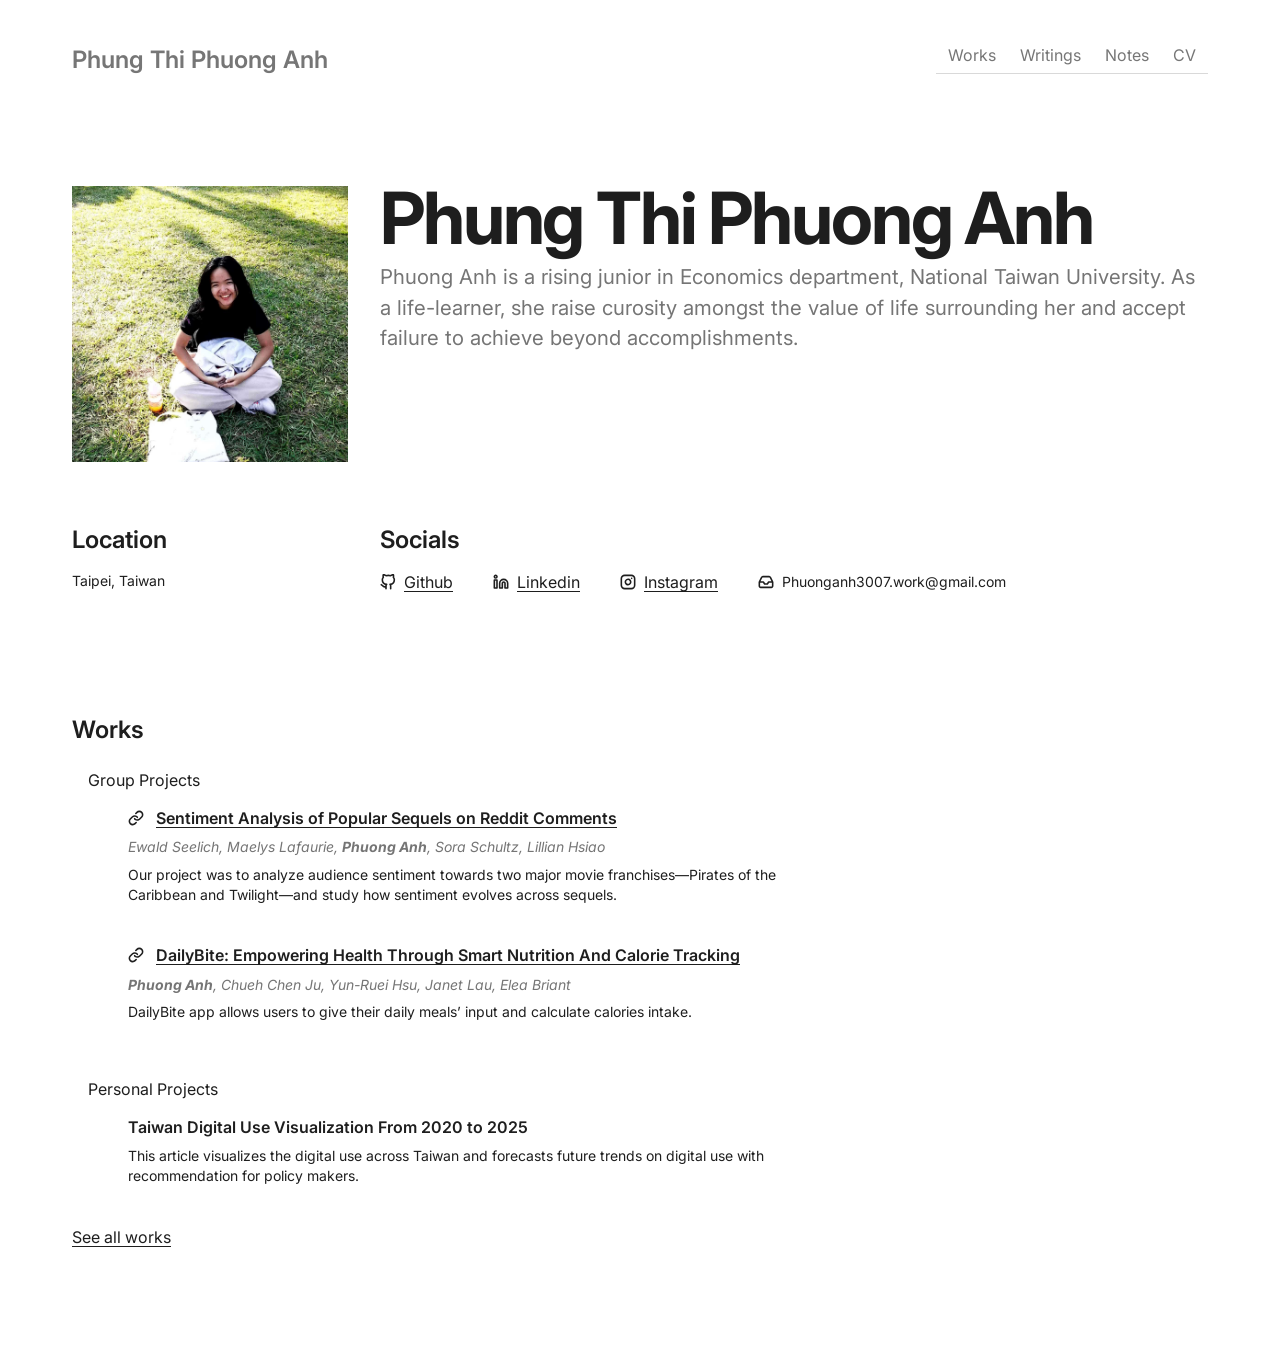
<file: index.html>
<!doctype html>
<html lang="en">
<head>
<meta charset="utf-8">
<meta name="viewport" content="width=device-width, initial-scale=1">
<title>Phung Thi Phuong Anh</title>
<link rel="preconnect" href="https://fonts.googleapis.com">
<link rel="preconnect" href="https://fonts.gstatic.com" crossorigin>
<link href="https://fonts.googleapis.com/css2?family=Inter:ital,wght@0,400;0,600;0,700;1,400;1,700&display=swap" rel="stylesheet">
<link rel="stylesheet" href="css/styles.css">
</head>
<body>
<div class="page">
<header class="site-header">
  <p class="brand"><a href="index.html">Phung Thi Phuong Anh</a></p>
  <nav class="tabs" aria-label="Main">
    <a href="works.html">Works</a>
    <a href="writings.html">Writings</a>
    <a href="notes.html">Notes</a>
    <a href="cv.html">CV</a>
  </nav>
</header>

<main>
  <section class="hero">
    <img class="avatar" src="assets/avatar.png" width="276" height="276" alt="Portrait of Phung Thi Phuong Anh">
    <div>
      <h1 class="hero-title">Phung Thi Phuong Anh</h1>
      <p class="hero-subtitle">Phuong Anh is a rising junior in Economics department, National Taiwan University. As a life-learner, she raise curosity amongst the value of life surrounding her and accept failure to achieve beyond accomplishments. </p><!-- TODO: placeholder text in Figma -->
    </div>
  </section>

  <section class="info">
    <div>
      <h2 class="h-section">Location</h2>
      <address>Taipei, Taiwan</address>
    </div>
    <div>
      <h2 class="h-section">Socials</h2>
      <ul class="socials">
        <li><a href="https://github.com/phuonganhphung3007"><img class="icon" src="assets/icons/github.svg" width="16" height="16" alt="">Github</a></li><!-- TODO: add profile URLs -->
        <li><a href="https://www.linkedin.com/in/phuong-anh-phung-thi-7a8223221"><img class="icon" src="assets/icons/linkedin.svg" width="16" height="16" alt="">Linkedin</a></li>
        <li><a href="https://www.instagram.com/_phanhphung._"><img class="icon" src="assets/icons/instagram.svg" width="16" height="16" alt="">Instagram</a></li>
        <li><a class="email" href="mailto:Phuonganh3007.work@gmail.com"><img class="icon" src="assets/icons/inbox.svg" width="16" height="16" alt="">Phuonganh3007.work@gmail.com</a></li>
      </ul>
    </div>
  </section>

  <section class="section" aria-labelledby="works-h">
    <h2 class="h-section" id="works-h">Works</h2>

    <div class="group">
      <h3 class="group-label">Group Projects</h3>
      <ul class="items">
        <li class="item">
          <h4 class="item-title"><img class="icon" src="assets/icons/link.svg" width="16" height="16" alt=""><a href="https://drive.google.com/file/d/1pKqt53e-54jijA6J30_0YHhTyQ_l3Qwi/view">Sentiment Analysis of Popular Sequels on Reddit Comments</a></h4>
          <p class="meta">Ewald Seelich, Maelys Lafaurie, <strong>Phuong Anh</strong>, Sora Schultz, Lillian Hsiao</p>
          <p class="desc">Our project was to analyze audience sentiment towards two major movie franchises—Pirates of the Caribbean and Twilight—and study how sentiment evolves across sequels.</p>
        </li>
        <li class="item">
          <h4 class="item-title"><img class="icon" src="assets/icons/link.svg" width="16" height="16" alt=""><a href="https://drive.google.com/file/d/123oiWM7GVPtkscSUZMGj8t_uKLEQ2gnt/view?usp=sharing">DailyBite: Empowering Health Through Smart Nutrition And Calorie Tracking</a></h4>
          <p class="meta"><strong>Phuong Anh</strong>, Chueh Chen Ju, Yun-Ruei Hsu, Janet Lau, Elea Briant</p>
          <p class="desc">DailyBite app allows users to give their daily meals’ input and calculate calories intake.</p>
        </li>
      </ul>
    </div>

    <div class="group">
      <h3 class="group-label">Personal Projects</h3>
      <ul class="items">
        <li class="item">
          <h4 class="item-title">Taiwan Digital Use Visualization From 2020 to 2025</h4>
          <p class="desc">This article visualizes the digital use across Taiwan and forecasts future trends on digital use with recommendation for policy makers.</p>
        </li>
      </ul>
    </div>

    <a class="see-all" href="works.html">See all works</a>
  </section>
</main>
</div>
</body>
</html>
</file>
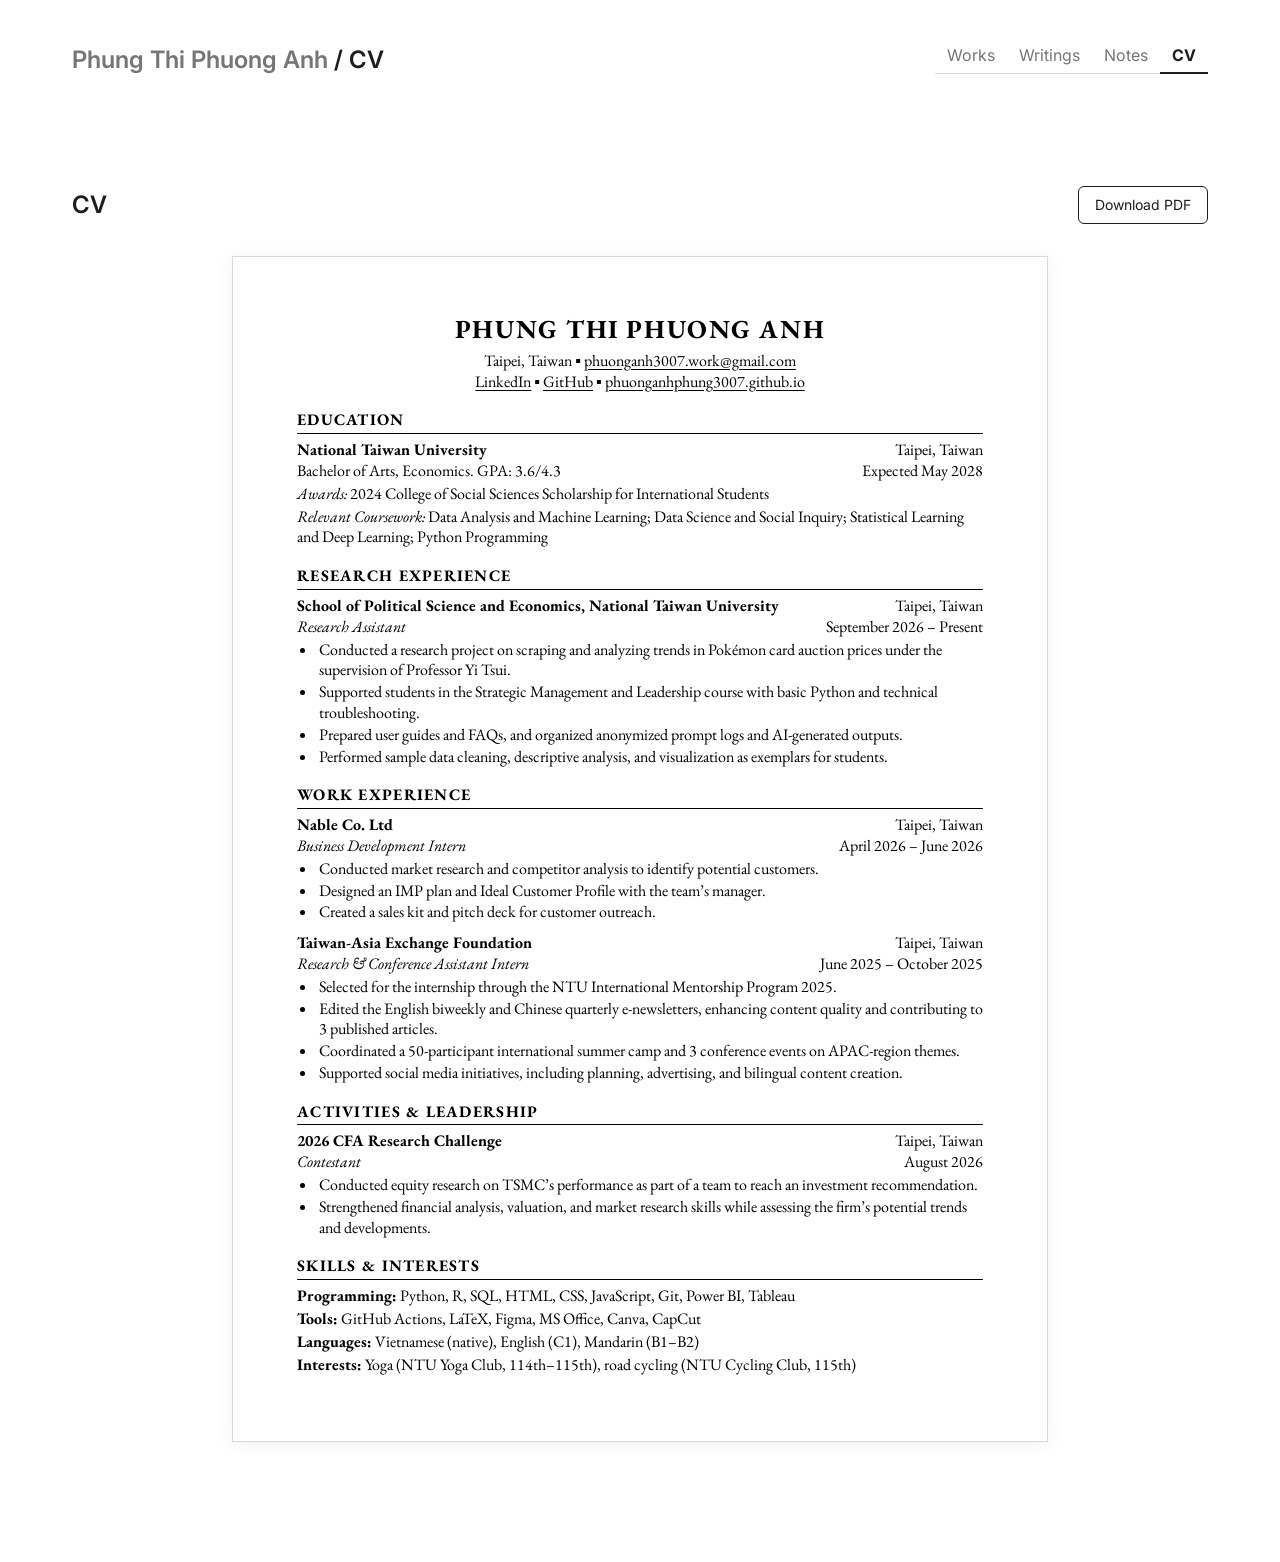
<file: cv.html>
<!doctype html>
<html lang="en">
<head>
<meta charset="utf-8">
<meta name="viewport" content="width=device-width, initial-scale=1">
<title>CV — Phung Thi Phuong Anh</title>
<link rel="preconnect" href="https://fonts.googleapis.com">
<link rel="preconnect" href="https://fonts.gstatic.com" crossorigin>
<link href="https://fonts.googleapis.com/css2?family=EB+Garamond:ital,wght@0,400;0,600;0,700;1,400&family=Inter:ital,wght@0,400;0,600;0,700;1,400;1,700&display=swap" rel="stylesheet">
<link rel="stylesheet" href="css/styles.css">
<style>

/* ==========================================================================
   CV — Harvard format (serif, centered header, ruled small-caps sections,
   org/location and role/dates split left–right, bullet points)
   ========================================================================== */
.cv-toolbar { display: flex; align-items: center; justify-content: space-between; gap: 16px; }
.cv-toolbar .page-heading { margin: 0; }
.cv-print {
  font: inherit; font-size: var(--fs-small);
  padding: 8px 16px; border: 1px solid var(--color-text); border-radius: 6px;
  background: var(--color-bg); color: var(--color-text); cursor: pointer;
}
.cv-print:hover { background: var(--color-text); color: var(--color-bg); }

.cv {
  --cv-font: "EB Garamond", "Garamond", "Times New Roman", Times, serif;
  max-width: 816px;                 /* US Letter width at 96dpi */
  margin: 32px auto 0;
  padding: 56px 64px;
  border: 1px solid var(--color-border);
  box-shadow: 0 2px 16px rgba(0,0,0,.06);
  font-family: var(--cv-font);
  font-size: 16px;
  line-height: 1.3;
  color: #000;
}
.cv a { color: inherit; }
.cv p { margin: 0; }
.cv-head { text-align: center; margin-bottom: 12px; }
.cv-name { margin: 0 0 4px; font-size: 26px; font-weight: 700; letter-spacing: .06em; text-transform: uppercase; }
.cv-section {
  margin: 18px 0 6px; padding-bottom: 2px;
  border-bottom: 1px solid #000;
  font-size: 16px; font-weight: 700; letter-spacing: .08em; text-transform: uppercase;
}
.cv-entry { margin-bottom: 10px; break-inside: avoid; }
.cv-row { display: flex; flex-wrap: wrap; justify-content: space-between; align-items: baseline; column-gap: 16px; }
.cv-row > :first-child { flex: 1 1 auto; min-width: 0; }
.cv-row > span:last-child { flex: none; margin-left: auto; text-align: right; white-space: nowrap; }
.cv-entry > p { margin-top: 2px; }
.cv ul { margin: 2px 0 0; padding-left: 20px; }
.cv li { margin: 1px 0; padding-left: 2px; }
.cv-skills p + p { margin-top: 2px; }

@media (max-width: 760px) {
  .cv { padding: 28px 18px; margin-top: 20px; font-size: 15px; box-shadow: none; }
  .cv-name { font-size: 22px; }
  .cv-row { column-gap: 10px; }
  .cv-row > :first-child { flex-basis: 55%; }
  .cv-row > span:last-child { font-size: 14px; }
}

@media print {
  @page { size: letter; margin: 0.5in 0.6in; }
  body { background: #fff; }
  .page { max-width: none; padding: 0; }
  .site-header, .cv-toolbar { display: none; }
  .page-top { margin-top: 0; }
  .cv { max-width: none; margin: 0; padding: 0; border: 0; box-shadow: none; font-size: 10.5pt; line-height: 1.22; }
  .cv-section { margin: 10px 0 4px; }
  .cv-entry { margin-bottom: 6px; }
  .cv a { text-decoration: none; }
  .cv-name { font-size: 18pt; }
  .cv-section { font-size: 10.5pt; }
}
</style>
</head>
<body>
<div class="page">
<header class="site-header">
  <p class="brand"><a href="index.html">Phung Thi Phuong Anh</a> <span class="crumb">/ <a href="cv.html">CV</a></span></p>
  <nav class="tabs" aria-label="Main">
    <a href="works.html">Works</a>
    <a href="writings.html">Writings</a>
    <a href="notes.html">Notes</a>
    <a href="cv.html" aria-current="page">CV</a>
  </nav>
</header>

<main class="page-top">
  <div class="cv-toolbar">
    <h1 class="h-section page-heading">CV</h1>
    <button class="cv-print" type="button" onclick="window.print()">Download PDF</button>
  </div>

  <article class="cv" aria-label="Curriculum vitae">
    <header class="cv-head">
      <h2 class="cv-name">Phung Thi Phuong Anh</h2>
      <p>Taipei, Taiwan &#9642; <a href="mailto:phuonganh3007.work@gmail.com">phuonganh3007.work@gmail.com</a></p>
      <p><a href="https://www.linkedin.com/in/phuong-anh-phung-thi-7a8223221">LinkedIn</a> &#9642; <a href="https://github.com/phuonganhphung3007">GitHub</a> &#9642; <a href="http://phuonganhphung3007.github.io">phuonganhphung3007.github.io</a></p>
    </header>

    <section>
      <h3 class="cv-section">Education</h3>
      <div class="cv-entry">
        <div class="cv-row"><strong>National Taiwan University</strong><span>Taipei, Taiwan</span></div>
        <div class="cv-row"><span>Bachelor of Arts, Economics. GPA: 3.6/4.3</span><span>Expected May 2028</span></div>
        <p><em>Awards:</em> 2024 College of Social Sciences Scholarship for International Students</p>
        <p><em>Relevant Coursework:</em> Data Analysis and Machine Learning; Data Science and Social Inquiry; Statistical Learning and Deep Learning; Python Programming</p>
      </div>
    </section>

    <section>
      <h3 class="cv-section">Research Experience</h3>
      <div class="cv-entry">
        <div class="cv-row"><strong>School of Political Science and Economics, National Taiwan University</strong><span>Taipei, Taiwan</span></div>
        <div class="cv-row"><em>Research Assistant</em><span>September 2026 – Present</span></div>
        <ul>
          <li>Conducted a research project on scraping and analyzing trends in Pokémon card auction prices under the supervision of Professor Yi Tsui.</li>
          <li>Supported students in the Strategic Management and Leadership course with basic Python and technical troubleshooting.</li>
          <li>Prepared user guides and FAQs, and organized anonymized prompt logs and AI-generated outputs.</li>
          <li>Performed sample data cleaning, descriptive analysis, and visualization as exemplars for students.</li>
        </ul>
      </div>
    </section>

    <section>
      <h3 class="cv-section">Work Experience</h3>
      <div class="cv-entry">
        <div class="cv-row"><strong>Nable Co. Ltd</strong><span>Taipei, Taiwan</span></div>
        <div class="cv-row"><em>Business Development Intern</em><span>April 2026 – June 2026</span></div>
        <ul>
          <li>Conducted market research and competitor analysis to identify potential customers.</li>
          <li>Designed an IMP plan and Ideal Customer Profile with the team’s manager.</li>
          <li>Created a sales kit and pitch deck for customer outreach.</li>
        </ul>
      </div>
      <div class="cv-entry">
        <div class="cv-row"><strong>Taiwan-Asia Exchange Foundation</strong><span>Taipei, Taiwan</span></div>
        <div class="cv-row"><em>Research &amp; Conference Assistant Intern</em><span>June 2025 – October 2025</span></div>
        <ul>
          <li>Selected for the internship through the NTU International Mentorship Program 2025.</li>
          <li>Edited the English biweekly and Chinese quarterly e-newsletters, enhancing content quality and contributing to 3 published articles.</li>
          <li>Coordinated a 50-participant international summer camp and 3 conference events on APAC-region themes.</li>
          <li>Supported social media initiatives, including planning, advertising, and bilingual content creation.</li>
        </ul>
      </div>
    </section>

    <section>
      <h3 class="cv-section">Activities &amp; Leadership</h3>
      <div class="cv-entry">
        <div class="cv-row"><strong>2026 CFA Research Challenge</strong><span>Taipei, Taiwan</span></div>
        <div class="cv-row"><em>Contestant</em><span>August 2026</span></div>
        <ul>
          <li>Conducted equity research on TSMC’s performance as part of a team to reach an investment recommendation.</li>
          <li>Strengthened financial analysis, valuation, and market research skills while assessing the firm’s potential trends and developments.</li>
        </ul>
      </div>
    </section>

    <section>
      <h3 class="cv-section">Skills &amp; Interests</h3>
      <div class="cv-entry cv-skills">
        <p><strong>Programming:</strong> Python, R, SQL, HTML, CSS, JavaScript, Git, Power BI, Tableau</p>
        <p><strong>Tools:</strong> GitHub Actions, LaTeX, Figma, MS Office, Canva, CapCut</p>
        <p><strong>Languages:</strong> Vietnamese (native), English (C1), Mandarin (B1–B2)</p>
        <p><strong>Interests:</strong> Yoga (NTU Yoga Club, 114th–115th), road cycling (NTU Cycling Club, 115th)</p>
      </div>
    </section>
  </article>
</main>
</div>
</body>
</html>
</file>
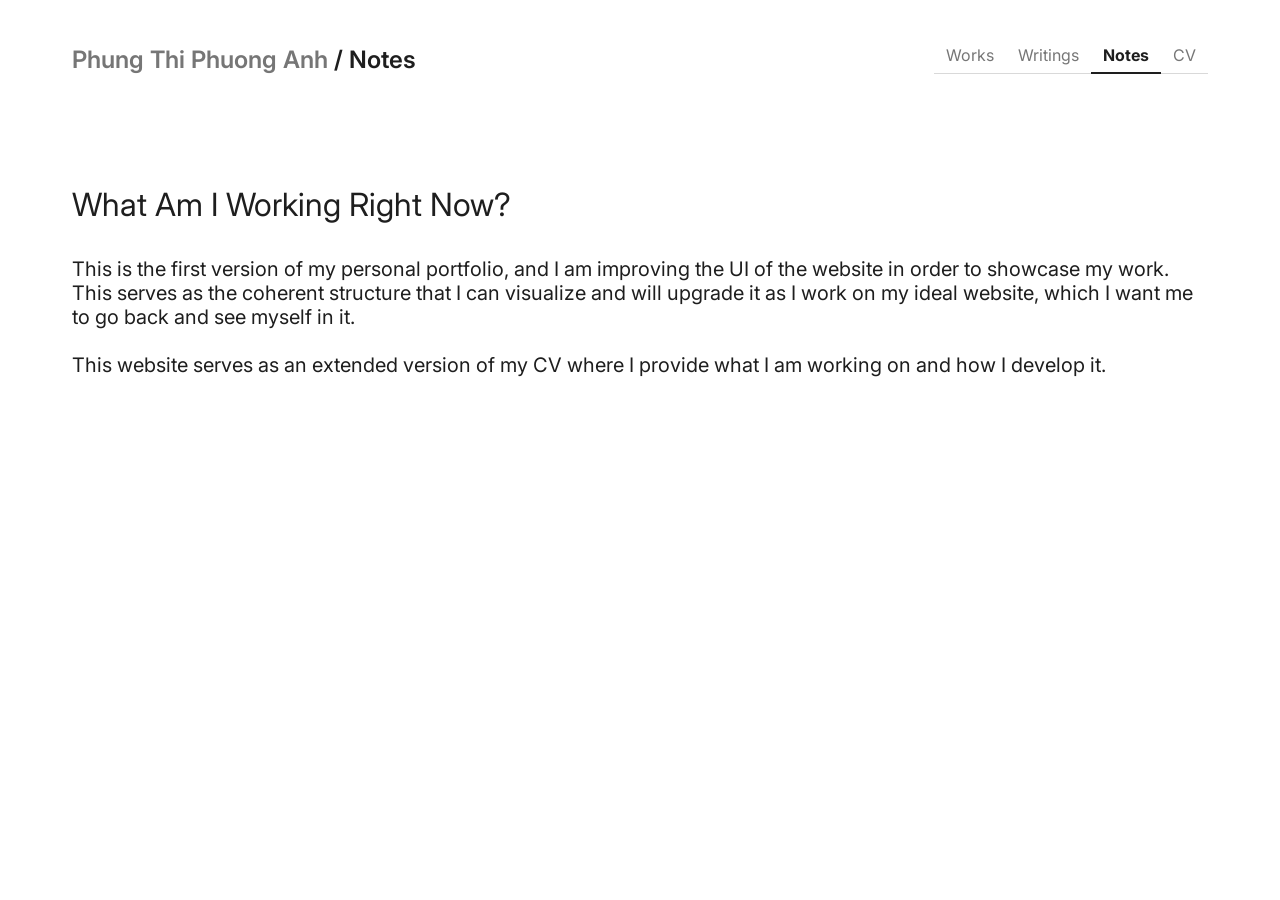
<file: notes.html>
<!doctype html>
<html lang="en">
<head>
<meta charset="utf-8">
<meta name="viewport" content="width=device-width, initial-scale=1">
<title>Notes — Phung Thi Phuong Anh</title>
<link rel="preconnect" href="https://fonts.googleapis.com">
<link rel="preconnect" href="https://fonts.gstatic.com" crossorigin>
<link href="https://fonts.googleapis.com/css2?family=Inter:ital,wght@0,400;0,600;0,700;1,400;1,700&display=swap" rel="stylesheet">
<link rel="stylesheet" href="css/styles.css">
</head>
<body>
<div class="page">
<header class="site-header">
  <p class="brand"><a href="index.html">Phung Thi Phuong Anh</a> <span class="crumb">/ <a href="notes.html">Notes</a></span></p>
  <nav class="tabs" aria-label="Main">
    <a href="works.html">Works</a>
    <a href="writings.html">Writings</a>
    <a href="notes.html" aria-current="page">Notes</a>
    <a href="cv.html">CV</a>
  </nav>
</header>

<main class="page-top notes">
  <h1>What Am I Working Right Now?</h1>
  <p>This is the first version of my personal portfolio, and I am improving the UI of the website in order to showcase my work. This serves as the coherent structure that I can visualize and will upgrade it as I work on my ideal website, which I want me to go back and see myself in it.</p>
  <p>This website serves as an extended version of my CV where I provide what I am working on and how I develop it.</p>
</main>
</div>
</body>
</html>
</file>
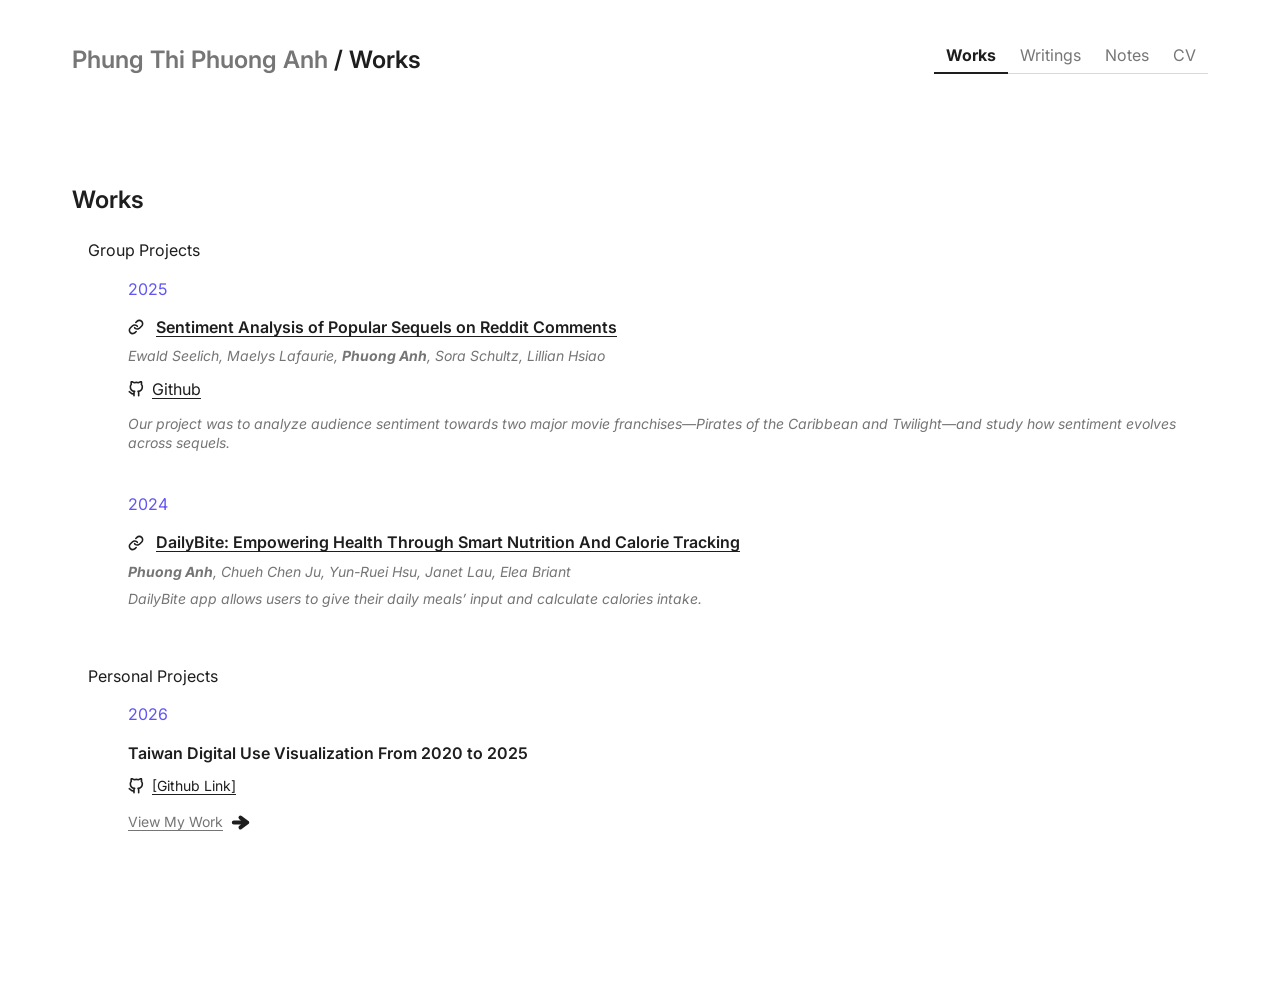
<file: works.html>
<!doctype html>
<html lang="en">
<head>
<meta charset="utf-8">
<meta name="viewport" content="width=device-width, initial-scale=1">
<title>Works — Phung Thi Phuong Anh</title>
<link rel="preconnect" href="https://fonts.googleapis.com">
<link rel="preconnect" href="https://fonts.gstatic.com" crossorigin>
<link href="https://fonts.googleapis.com/css2?family=Inter:ital,wght@0,400;0,600;0,700;1,400;1,700&display=swap" rel="stylesheet">
<link rel="stylesheet" href="css/styles.css">
</head>
<body>
<div class="page">
<header class="site-header">
  <p class="brand"><a href="index.html">Phung Thi Phuong Anh</a> <span class="crumb">/ <a href="works.html">Works</a></span></p>
  <nav class="tabs" aria-label="Main">
    <a href="works.html" aria-current="page">Works</a>
    <a href="writings.html">Writings</a>
    <a href="notes.html">Notes</a>
    <a href="cv.html">CV</a>
  </nav>
</header>

<main class="page-top">
  <h1 class="h-section page-heading">Works</h1>

  <section class="group">
    <h2 class="group-label">Group Projects</h2>
    <ul class="items">
      <li class="item">
        <p class="year">2025</p>
        <h3 class="item-title"><img class="icon" src="assets/icons/link.svg" width="16" height="16" alt=""><a href="https://drive.google.com/file/d/1pKqt53e-54jijA6J30_0YHhTyQ_l3Qwi/view">Sentiment Analysis of Popular Sequels on Reddit Comments</a></h3>
        <p class="meta">Ewald Seelich, Maelys Lafaurie, <strong>Phuong Anh</strong>, Sora Schultz, Lillian Hsiao</p>
        <ul class="item-links"><li><a class="code-link" href="https://github.com/Eseelich/MovieSentimentAnalysis"><img class="icon" src="assets/icons/github.svg" width="16" height="16" alt="">Github</a></li></ul>
        <p class="meta">Our project was to analyze audience sentiment towards two major movie franchises—Pirates of the Caribbean and Twilight—and study how sentiment evolves across sequels.</p><!-- NOTE: Figma shows the Taiwan description under this project -->
      </li>
      <li class="item">
        <p class="year">2024</p>
        <h3 class="item-title"><img class="icon" src="assets/icons/link.svg" width="16" height="16" alt=""><a href="https://drive.google.com/file/d/123oiWM7GVPtkscSUZMGj8t_uKLEQ2gnt/view?usp=sharing">DailyBite: Empowering Health Through Smart Nutrition And Calorie Tracking</a></h3>
        <p class="meta"><strong>Phuong Anh</strong>, Chueh Chen Ju, Yun-Ruei Hsu, Janet Lau, Elea Briant</p>
        <p class="meta">DailyBite app allows users to give their daily meals’ input and calculate calories intake.</p>
      </li>
    </ul>
  </section>

  <section class="group">
    <h2 class="group-label">Personal Projects</h2>
    <ul class="items">
      <li class="item">
        <p class="year">2026</p>
        <h3 class="item-title">Taiwan Digital Use Visualization From 2020 to 2025</h3>
        <ul class="item-links"><li><a href="#"><img class="icon" src="assets/icons/github.svg" width="16" height="16" alt="">[Github Link]</a></li></ul>
        <a class="cta" href="writings/taiwan-digital-use.html">View My Work <img class="icon" src="assets/icons/arrow-right.svg" width="23" height="17" alt=""></a>
      </li>
    </ul>
  </section>
</main>
</div>
</body>
</html>
</file>
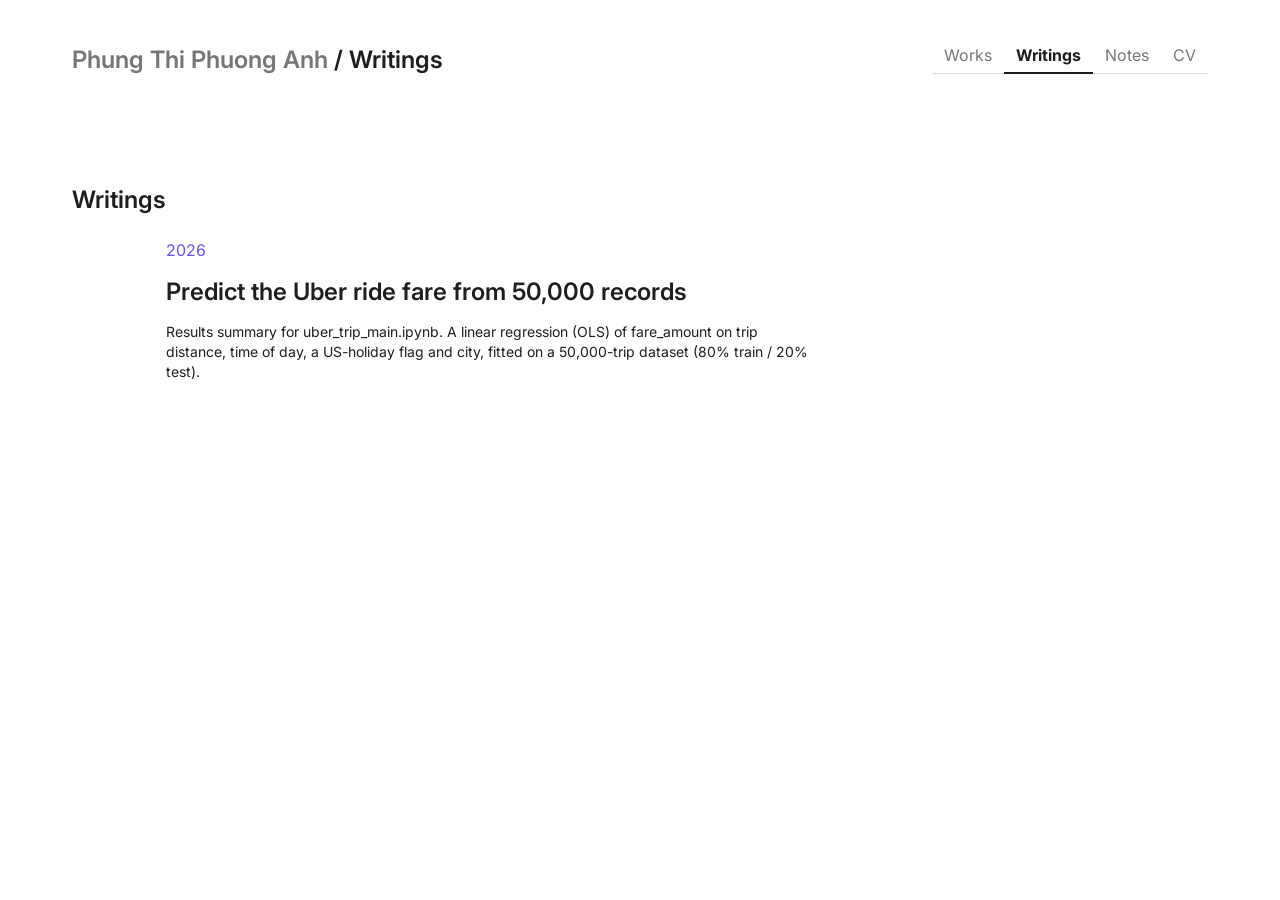
<file: writings.html>
<!doctype html>
<html lang="en">
<head>
<meta charset="utf-8">
<meta name="viewport" content="width=device-width, initial-scale=1">
<title>Writings — Phung Thi Phuong Anh</title>
<link rel="preconnect" href="https://fonts.googleapis.com">
<link rel="preconnect" href="https://fonts.gstatic.com" crossorigin>
<link href="https://fonts.googleapis.com/css2?family=Inter:ital,wght@0,400;0,600;0,700;1,400;1,700&display=swap" rel="stylesheet">
<link rel="stylesheet" href="css/styles.css">
</head>
<body>
<div class="page">
<header class="site-header">
  <p class="brand"><a href="index.html">Phung Thi Phuong Anh</a> <span class="crumb">/ <a href="writings.html">Writings</a></span></p>
  <nav class="tabs" aria-label="Main">
    <a href="works.html">Works</a>
    <a href="writings.html" aria-current="page">Writings</a>
    <a href="notes.html">Notes</a>
    <a href="cv.html">CV</a>
  </nav>
</header>

<main class="page-top">
  <h1 class="h-section page-heading">Writings</h1>
  <ul class="writing-list">
    <li><p class="year">2026</p></li>
    <li class="writing">
      <h3><a href="writings/uber-ride.html">Predict the Uber ride fare from 50,000 records</a></h3>
      <p>Results summary for uber_trip_main.ipynb. A linear regression (OLS) of fare_amount on trip distance, time of day, a US-holiday flag and city, fitted on a 50,000-trip dataset (80% train / 20% test).</p>
    </li>
<!--
    <li class="writing">
      <h3><a href="writings/fahrenheit-451.html">“Fahrenheit 451” by Ray Bradbury: A Dystopian Theme Whose Message Was Obvious</a></h3>
      <p>“Fahrenheit 451” is introduced as a dystopian novel written by Bradbury during the Second Red Scare and the McCarthy era, inspired by the book burnings in Nazi Germany</p>
    </li>
    <li class="writing">
      <h3><a href="writings/the-burnout-society.html">“The Burnout Society” by Byung-Chul Han: An Insightful Depiction of Reality in the 21st Century</a></h3>
      <p>“The Burnout Society” written by a Korean-German philosopher Byung-Chul Han is a short philosophical work which centers on the struggling of the young generation in the 21st century</p>
    </li>
    <li class="writing">
      <h3><a href="writings/taiwan-digital-use.html">Findings on Taiwan Digital Use From 2020 to 2025</a></h3>
      <p>From Taiwan’s Survey of national digital use, this is my personal finding and further recommendation for further cybersecurity awareness in the future.</p>
    </li>
-->
  </ul>
</main>
</div>
</body>
</html>
</file>
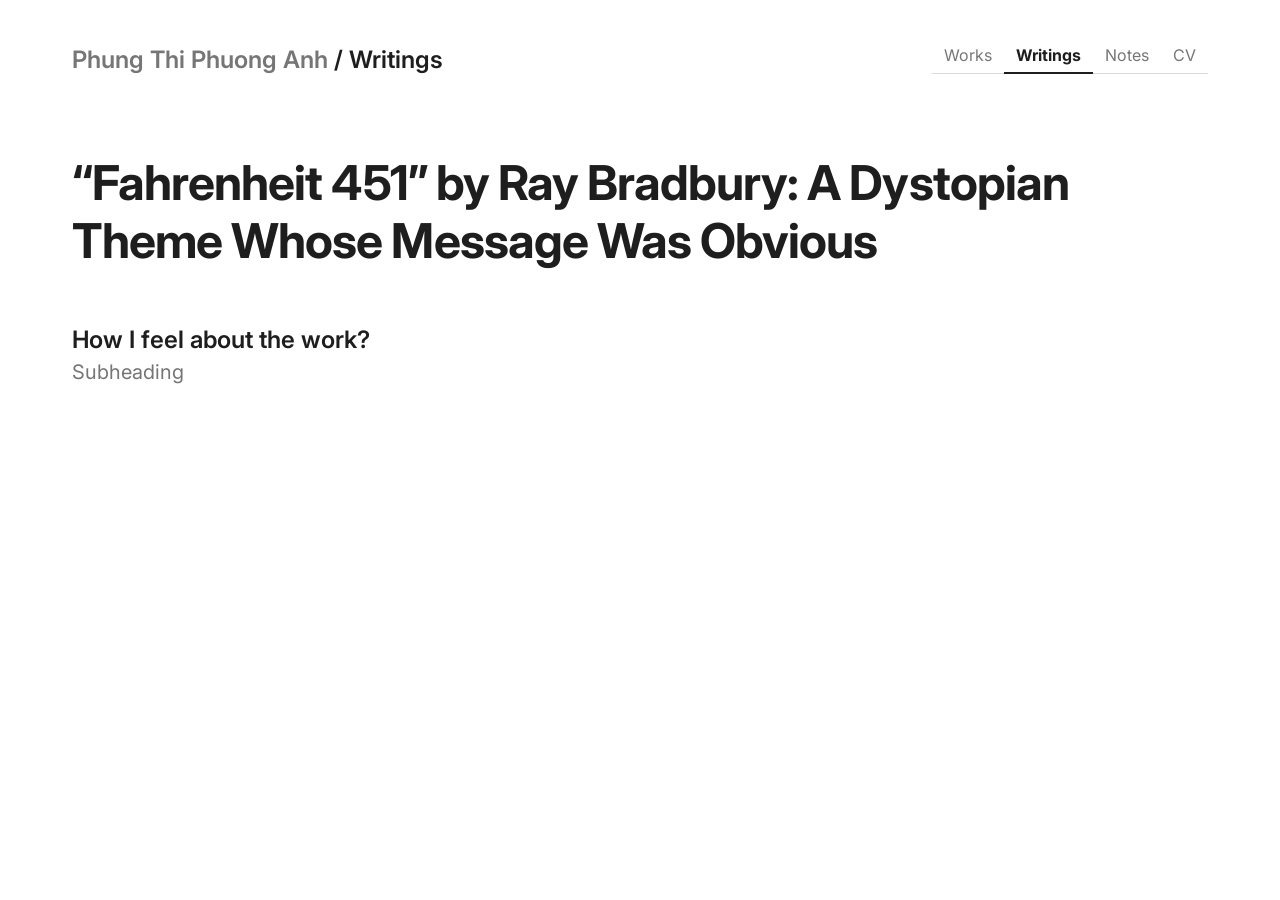
<file: writings/fahrenheit-451.html>
<!doctype html>
<html lang="en">
<head>
<meta charset="utf-8">
<meta name="viewport" content="width=device-width, initial-scale=1">
<title>Fahrenheit 451 — Writings</title>
<link rel="preconnect" href="https://fonts.googleapis.com">
<link rel="preconnect" href="https://fonts.gstatic.com" crossorigin>
<link href="https://fonts.googleapis.com/css2?family=Inter:ital,wght@0,400;0,600;0,700;1,400;1,700&display=swap" rel="stylesheet">
<link rel="stylesheet" href="../css/styles.css">
</head>
<body>
<div class="page">
<header class="site-header">
  <p class="brand"><a href="../index.html">Phung Thi Phuong Anh</a> <span class="crumb">/ <a href="../writings.html">Writings</a></span></p>
  <nav class="tabs" aria-label="Main">
    <a href="../works.html">Works</a>
    <a href="../writings.html" aria-current="page">Writings</a>
    <a href="../notes.html">Notes</a>
    <a href="../cv.html">CV</a>
  </nav>
</header>

<main>
  <article class="article">
    <h1 class="article-title">“Fahrenheit 451” by Ray Bradbury: A Dystopian Theme Whose Message Was Obvious</h1>
    <h2>How I feel about the work?</h2>
    <p class="subheading">Subheading</p><!-- TODO: placeholder text in Figma -->
  </article>
</main>
</div>
</body>
</html>
</file>
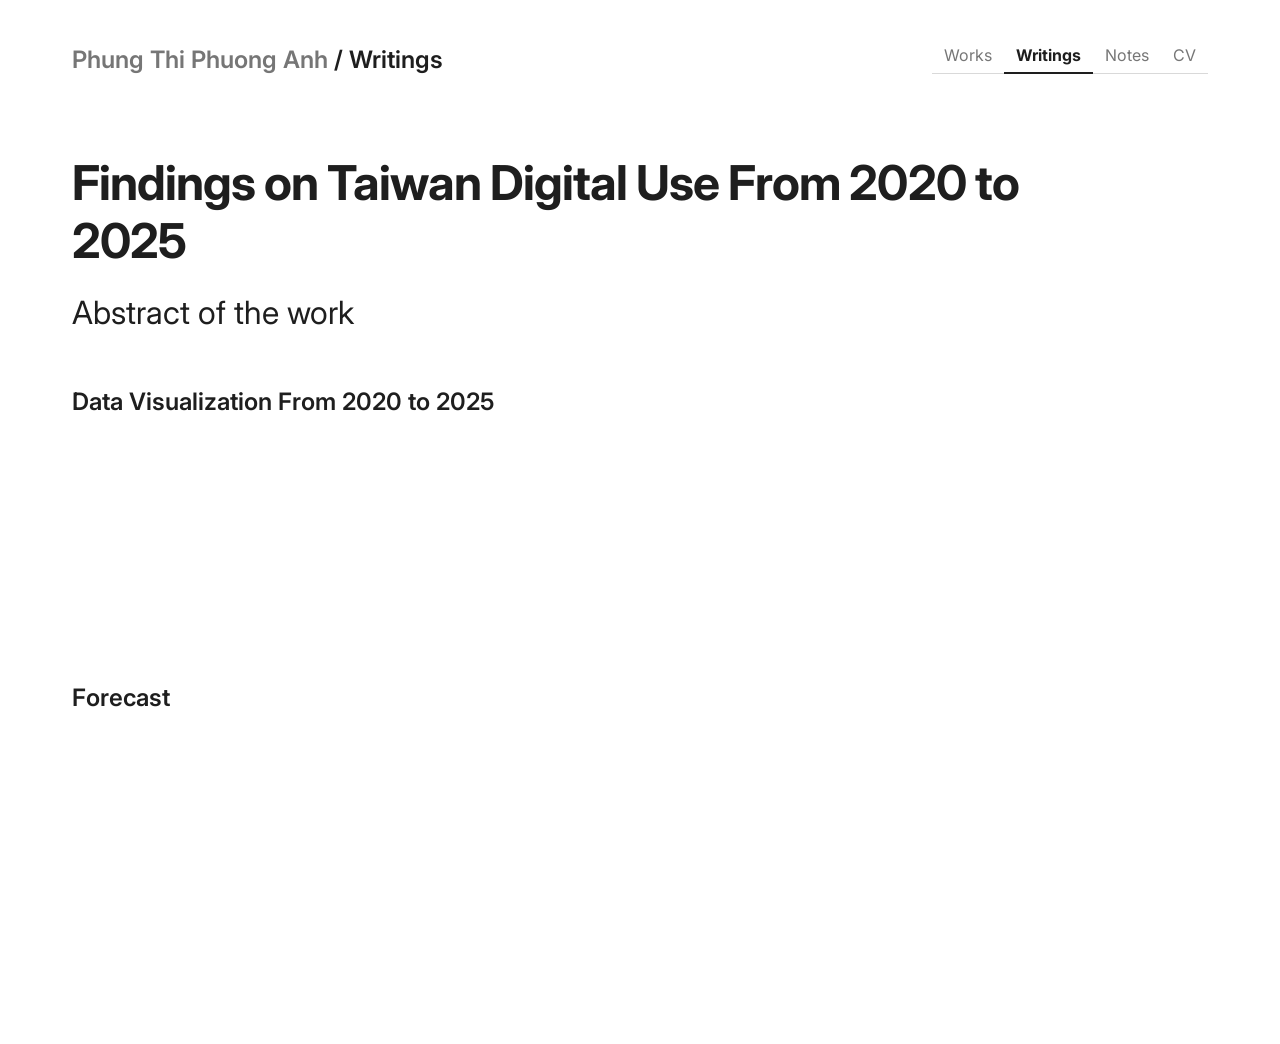
<file: writings/taiwan-digital-use.html>
<!doctype html>
<html lang="en">
<head>
<meta charset="utf-8">
<meta name="viewport" content="width=device-width, initial-scale=1">
<title>Findings on Taiwan Digital Use — Writings</title>
<link rel="preconnect" href="https://fonts.googleapis.com">
<link rel="preconnect" href="https://fonts.gstatic.com" crossorigin>
<link href="https://fonts.googleapis.com/css2?family=Inter:ital,wght@0,400;0,600;0,700;1,400;1,700&display=swap" rel="stylesheet">
<link rel="stylesheet" href="../css/styles.css">
</head>
<body>
<div class="page">
<header class="site-header">
  <p class="brand"><a href="../index.html">Phung Thi Phuong Anh</a> <span class="crumb">/ <a href="../writings.html">Writings</a></span></p>
  <nav class="tabs" aria-label="Main">
    <a href="../works.html">Works</a>
    <a href="../writings.html" aria-current="page">Writings</a>
    <a href="../notes.html">Notes</a>
    <a href="../cv.html">CV</a>
  </nav>
</header>

<main>
  <article class="article">
    <h1 class="article-title">Findings on Taiwan Digital Use From 2020 to 2025</h1>
    <p class="article-lede">Abstract of the work</p>
    <section class="block">
      <h2>Data Visualization From 2020 to 2025</h2>
      <!-- charts go here -->
    </section>
    <section class="block">
      <h2>Forecast</h2>
    </section>
  </article>
</main>
</div>
</body>
</html>
</file>
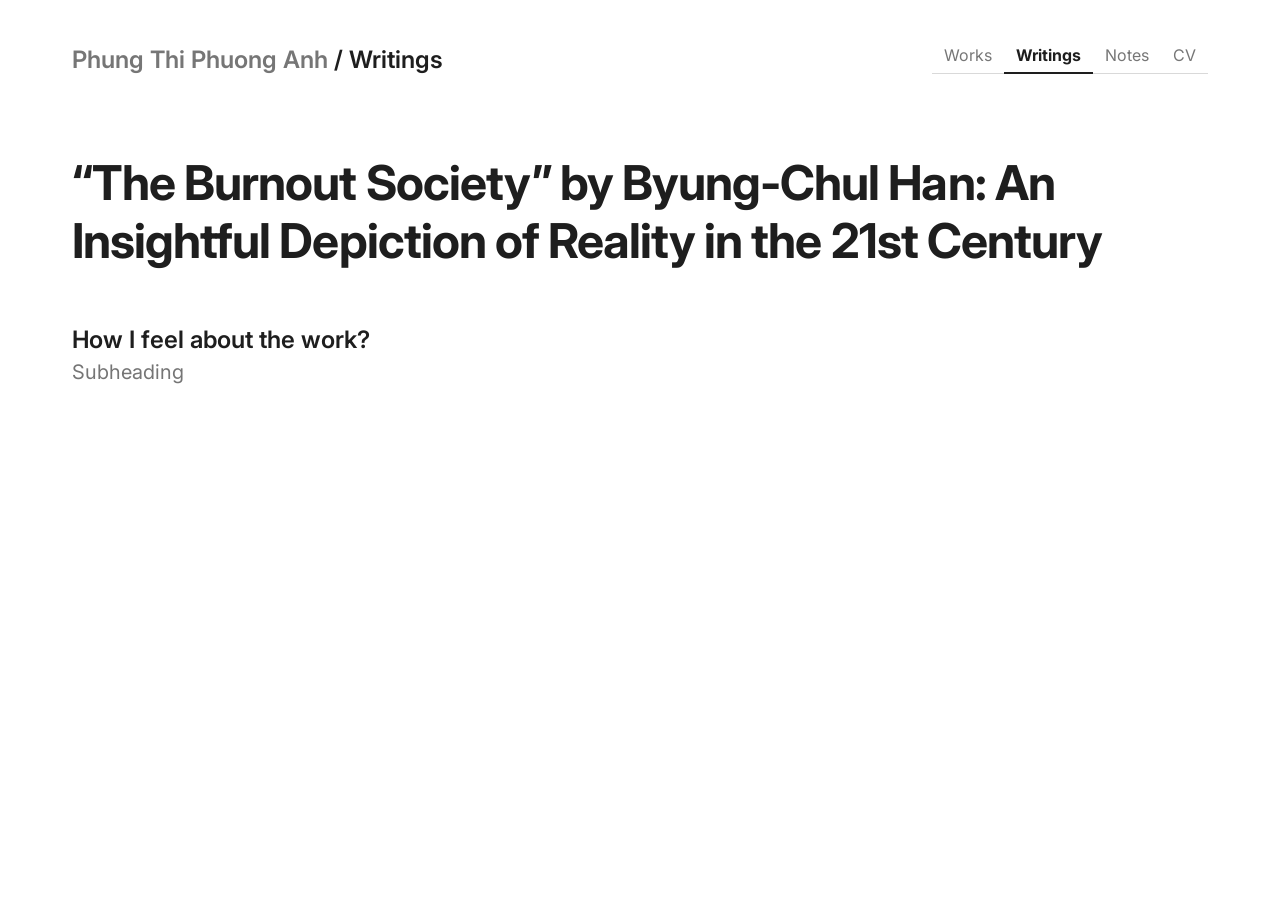
<file: writings/the-burnout-society.html>
<!doctype html>
<html lang="en">
<head>
<meta charset="utf-8">
<meta name="viewport" content="width=device-width, initial-scale=1">
<title>The Burnout Society — Writings</title>
<link rel="preconnect" href="https://fonts.googleapis.com">
<link rel="preconnect" href="https://fonts.gstatic.com" crossorigin>
<link href="https://fonts.googleapis.com/css2?family=Inter:ital,wght@0,400;0,600;0,700;1,400;1,700&display=swap" rel="stylesheet">
<link rel="stylesheet" href="../css/styles.css">
</head>
<body>
<div class="page">
<header class="site-header">
  <p class="brand"><a href="../index.html">Phung Thi Phuong Anh</a> <span class="crumb">/ <a href="../writings.html">Writings</a></span></p>
  <nav class="tabs" aria-label="Main">
    <a href="../works.html">Works</a>
    <a href="../writings.html" aria-current="page">Writings</a>
    <a href="../notes.html">Notes</a>
    <a href="../cv.html">CV</a>
  </nav>
</header>

<main>
  <article class="article">
    <!-- Not designed in Figma: reuses the Fahrenheit 451 article template -->
    <h1 class="article-title">“The Burnout Society” by Byung-Chul Han: An Insightful Depiction of Reality in the 21st Century</h1>
    <h2>How I feel about the work?</h2>
    <p class="subheading">Subheading</p>
  </article>
</main>
</div>
</body>
</html>
</file>
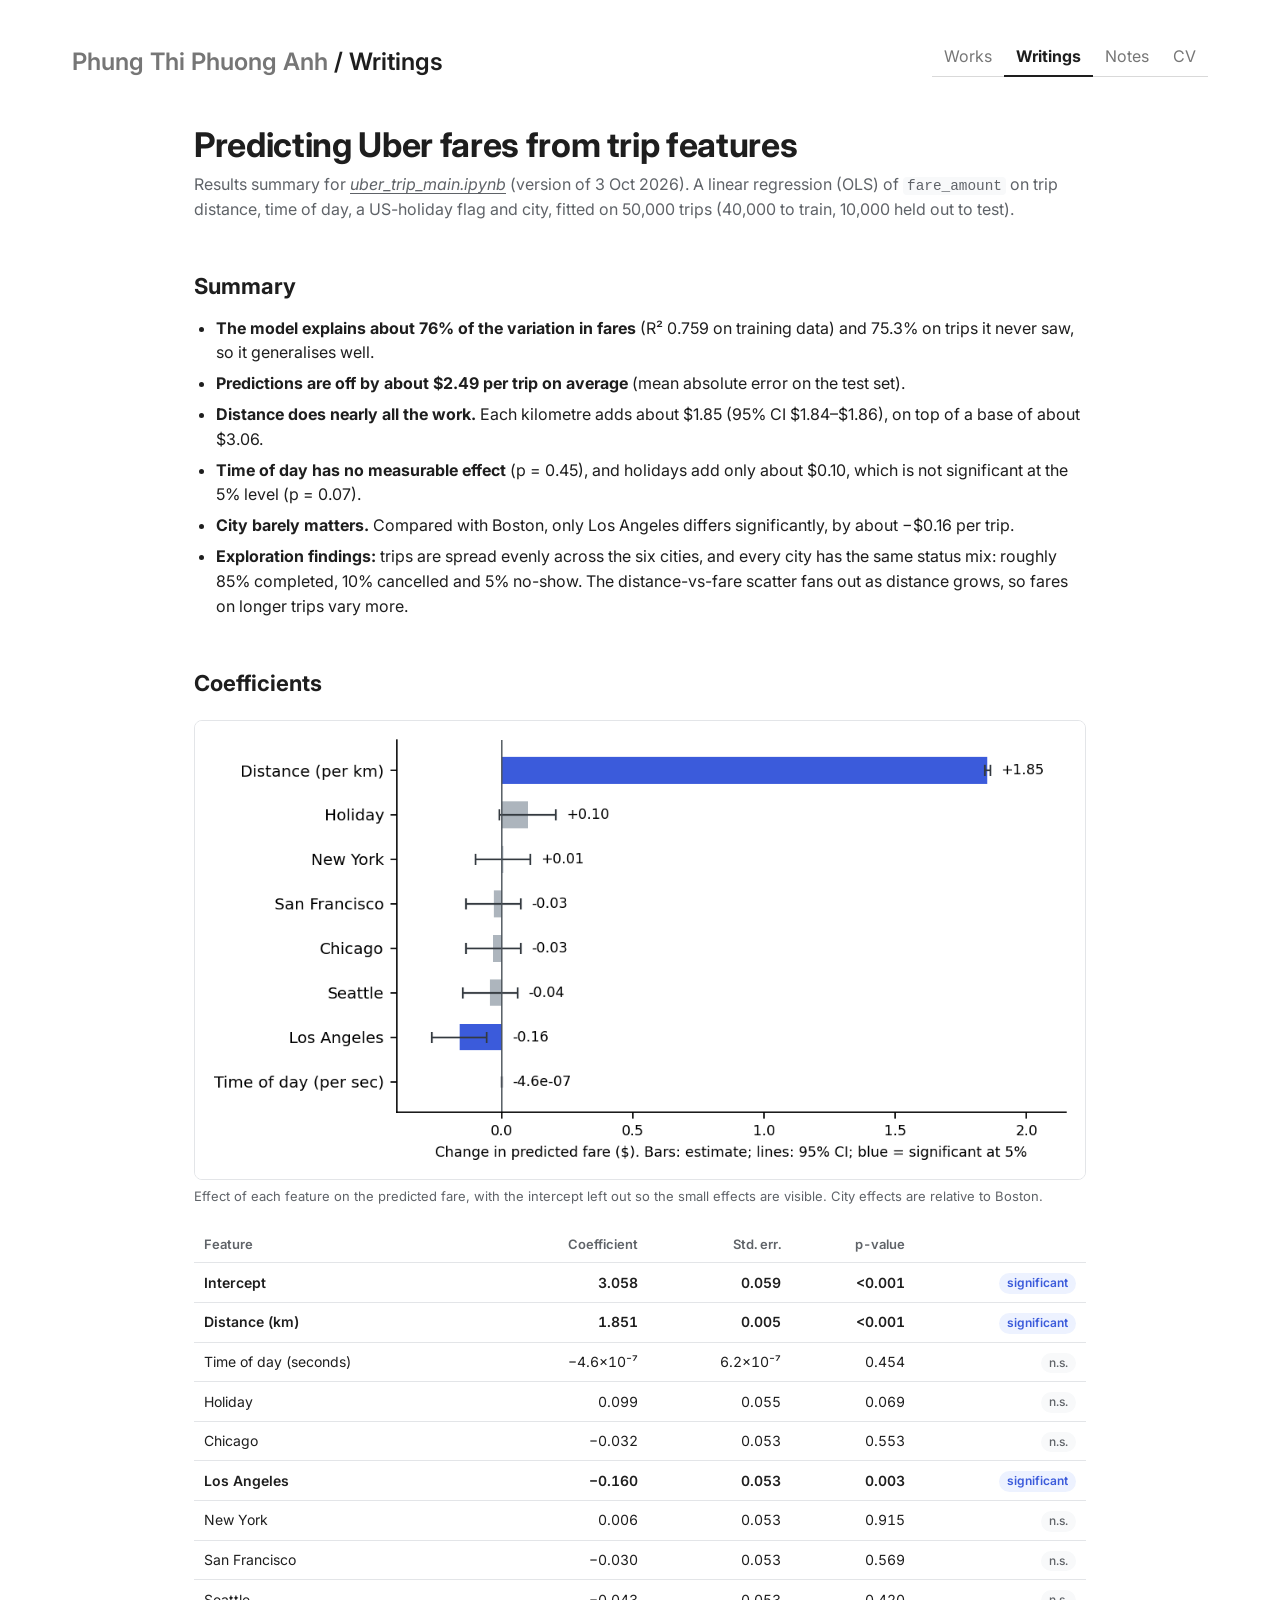
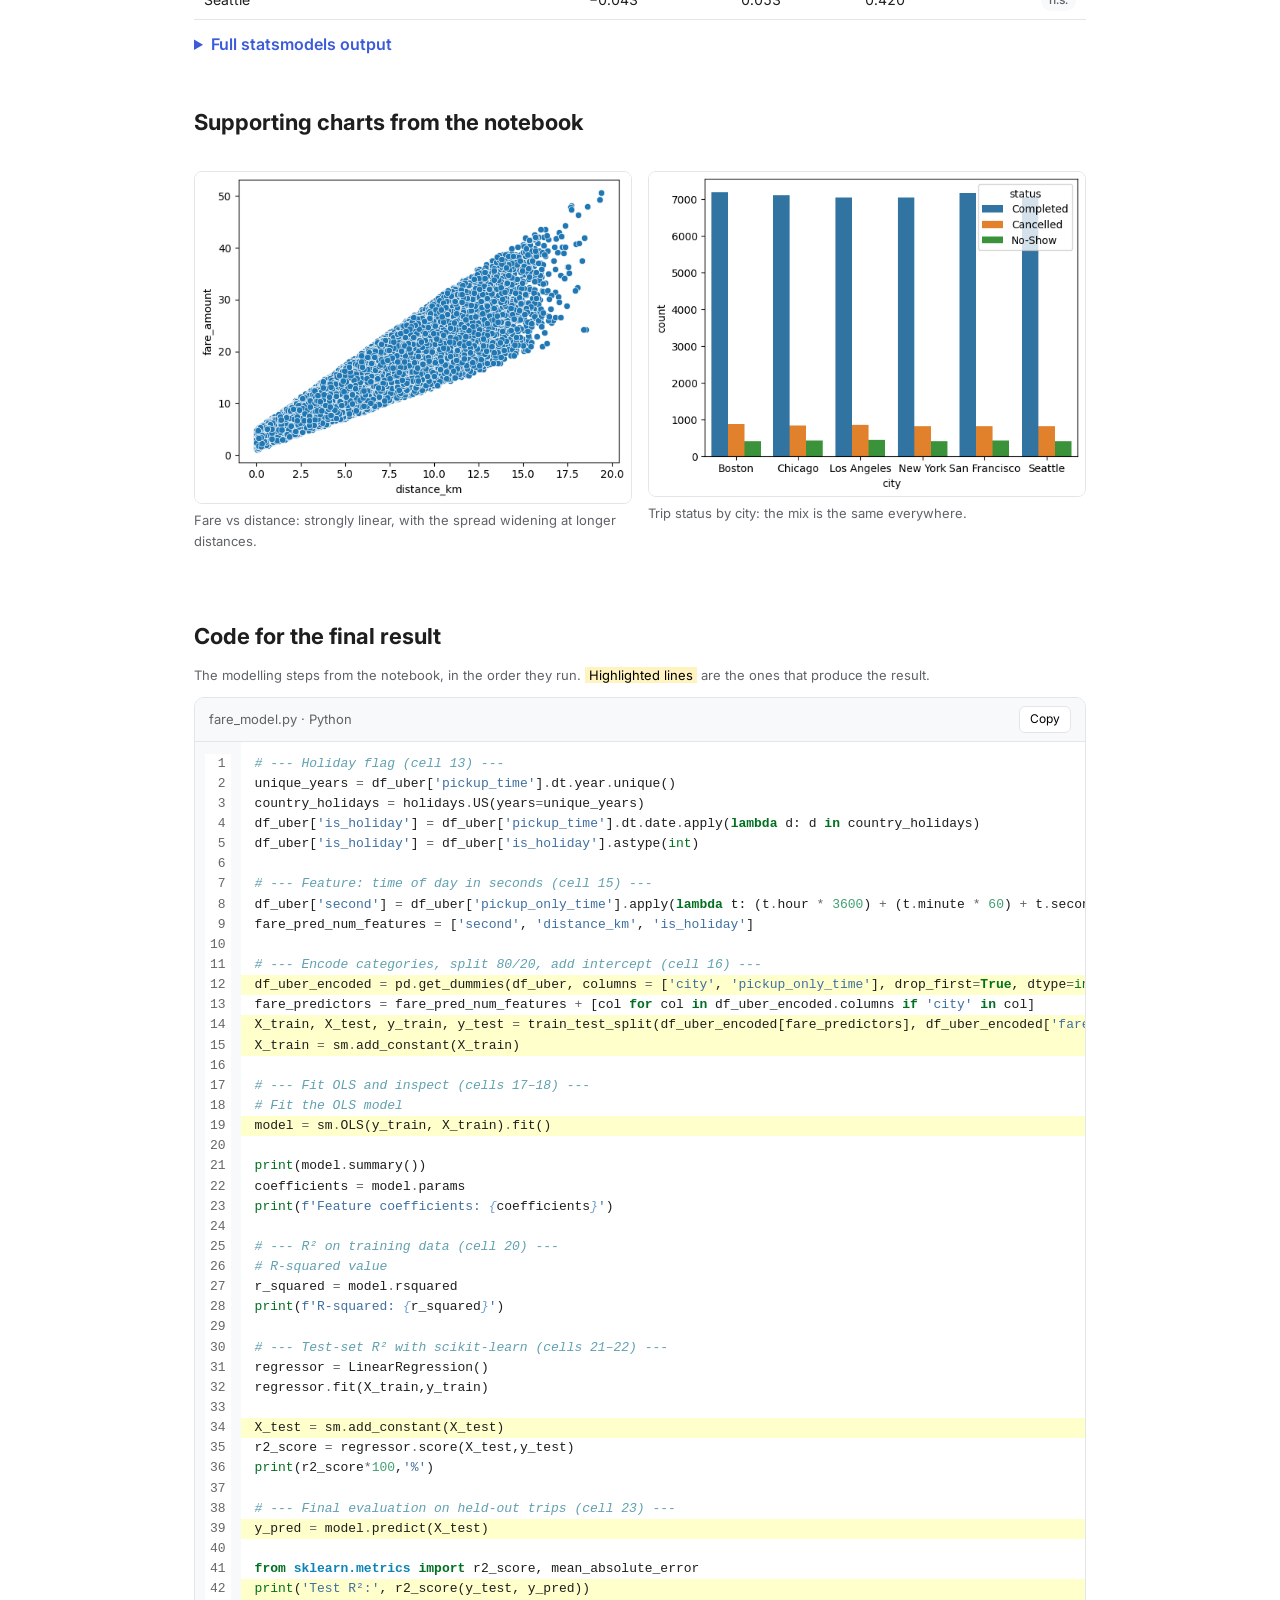
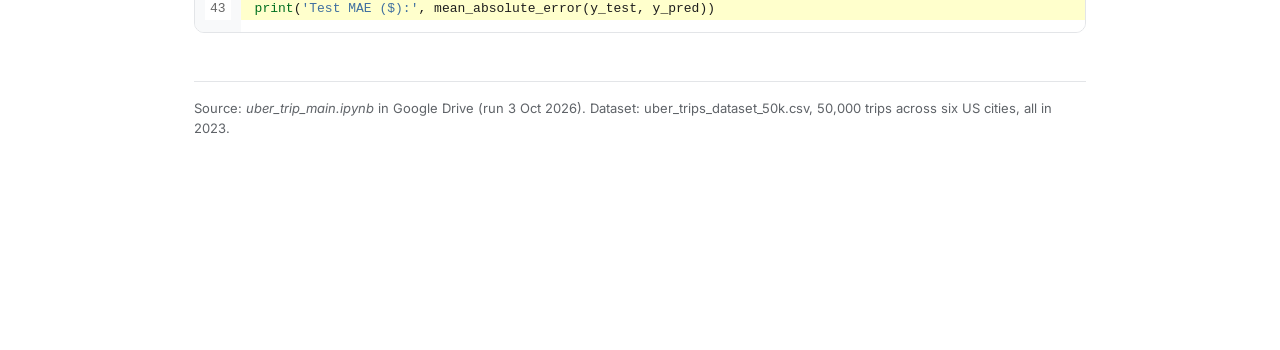
<file: writings/uber-ride.html>
<!doctype html>
<html lang="en">
<head>
<meta charset="utf-8">
<meta name="viewport" content="width=device-width, initial-scale=1">
<title>Uber Fare Model</title>
<link rel="preconnect" href="https://fonts.googleapis.com">
<link rel="preconnect" href="https://fonts.gstatic.com" crossorigin>
<link href="https://fonts.googleapis.com/css2?family=Inter:ital,wght@0,400;0,600;0,700;1,400;1,700&display=swap" rel="stylesheet">
<link rel="stylesheet" href="../css/styles.css">
<style>
:root{--bg:#fff;--surface:#f8f9fa;--text:#1e1e1e;--muted:#5f6368;--border:#e3e5e8;--accent:#3b5bdb;--accent-soft:#edf2ff;--ok:#2b8a3e;--ok-soft:#ebfbee;--hl:#fff3bf}
*{box-sizing:border-box}
body{margin:0;background:var(--bg);color:var(--text);font:16px/1.55 "Inter",system-ui,-apple-system,"Segoe UI",Roboto,sans-serif}
.wrap{max-width:940px;margin:0 auto;padding:48px 24px 80px}
h1{font-size:34px;line-height:1.15;margin:0 0 8px;letter-spacing:-.01em}
h2{font-size:22px;margin:48px 0 12px} h3{font-size:17px;margin:28px 0 8px}
p{margin:0 0 12px} .lede{color:var(--muted);margin-bottom:28px}
code{font:0.9em ui-monospace,SFMono-Regular,Menlo,Consolas,monospace;background:var(--surface);padding:1px 4px;border-radius:4px}
.tiles{display:grid;grid-template-columns:repeat(4,1fr);gap:12px;margin:24px 0}
.tile{background:var(--surface);border:1px solid var(--border);border-radius:10px;padding:14px 16px}
.tile b{display:block;font-size:26px;line-height:1.2;font-variant-numeric:tabular-nums} .tile span{font-size:13px;color:var(--muted)}
ul,ol{padding-left:22px;margin:0 0 12px} li{margin:6px 0}
table.coef{width:100%;border-collapse:collapse;font-size:14px;font-variant-numeric:tabular-nums}
table.coef th,table.coef td{padding:8px 10px;border-bottom:1px solid var(--border);text-align:right}
table.coef th:first-child,table.coef td:first-child{text-align:left}
table.coef thead th{font-weight:600;color:var(--muted);font-size:13px} tr.sig td{font-weight:600}
.pill{display:inline-block;font-size:12px;padding:1px 8px;border-radius:99px;background:var(--accent-soft);color:var(--accent);font-weight:600}
.pill.no{background:var(--surface);color:var(--muted);font-weight:500}
figure{margin:20px 0} figure img{width:100%;height:auto;border:1px solid var(--border);border-radius:8px;background:#fff}
figcaption{font-size:13px;color:var(--muted);margin-top:6px}
.figs{display:grid;grid-template-columns:1fr 1fr;gap:16px}
.changed{border-left:4px solid var(--ok);background:var(--ok-soft);padding:12px 16px;border-radius:0 8px 8px 0;margin:16px 0}
.changed b{color:var(--ok)}
details{margin:12px 0} summary{cursor:pointer;color:var(--accent);font-weight:600}
pre.raw{background:var(--surface);border:1px solid var(--border);border-radius:8px;padding:14px;overflow-x:auto;font:12.5px/1.45 ui-monospace,SFMono-Regular,Menlo,Consolas,monospace}
.codebox{border:1px solid var(--border);border-radius:10px;overflow:hidden;margin:12px 0}
.codebox .bar{display:flex;justify-content:space-between;align-items:center;padding:8px 14px;background:var(--surface);border-bottom:1px solid var(--border);font-size:13px;color:var(--muted)}
.codebox button{font:inherit;font-size:12px;border:1px solid var(--border);background:#fff;border-radius:6px;padding:3px 10px;cursor:pointer}
.code{overflow-x:auto;background:#fff} .code pre{margin:0;font:13px/1.55 ui-monospace,SFMono-Regular,Menlo,Consolas,monospace;background:none;padding:0}
.code table{border-spacing:0;width:100%}
.code td.linenos{background:var(--surface);color:#9aa0a6;text-align:right;padding:12px 10px;user-select:none;width:1%}
.code td.code{padding:12px 14px} .code .hll{background:var(--hl);display:block;margin:0 -14px;padding:0 14px}
.codebox > .code > pre{padding:12px 16px}
.legend{font-size:13px;color:var(--muted)} .legend mark{background:var(--hl);padding:0 4px}
.wrap{counter-reset:r}
.recs{list-style:none;padding:0}
.recs > li{position:relative;padding:14px 16px 14px 56px;border:1px solid var(--border);border-radius:10px;margin:10px 0}
.recs > li::before{counter-increment:r;content:counter(r);position:absolute;left:16px;top:14px;width:26px;height:26px;border-radius:50%;background:var(--accent);color:#fff;font-size:13px;font-weight:700;display:grid;place-items:center}
.recs b{display:block;margin-bottom:2px} .recs p{margin:0;color:#3c4043;font-size:15px}
.tag{font-size:11px;font-weight:700;letter-spacing:.04em;text-transform:uppercase;color:var(--muted);margin-left:6px}
.source{font-size:13px;color:var(--muted);margin-top:48px;border-top:1px solid var(--border);padding-top:16px}
pre { line-height: 125%; }
td.linenos .normal { color: #666666; background-color: transparent; padding-left: 5px; padding-right: 5px; }
span.linenos { color: #666666; background-color: transparent; padding-left: 5px; padding-right: 5px; }
td.linenos .special { color: #000000; background-color: #ffffc0; padding-left: 5px; padding-right: 5px; }
span.linenos.special { color: #000000; background-color: #ffffc0; padding-left: 5px; padding-right: 5px; }
.code .hll { background-color: #ffffcc }
.code { background: #f0f0f0; }
.code .c { color: #60A0B0; font-style: italic } /* Comment */
.code .err { border: 1px solid #F00 } /* Error */
.code .k { color: #007020; font-weight: bold } /* Keyword */
.code .o { color: #666 } /* Operator */
.code .ch { color: #60A0B0; font-style: italic } /* Comment.Hashbang */
.code .cm { color: #60A0B0; font-style: italic } /* Comment.Multiline */
.code .cp { color: #007020 } /* Comment.Preproc */
.code .cpf { color: #60A0B0; font-style: italic } /* Comment.PreprocFile */
.code .c1 { color: #60A0B0; font-style: italic } /* Comment.Single */
.code .cs { color: #60A0B0; background-color: #FFF0F0 } /* Comment.Special */
.code .gd { color: #A00000 } /* Generic.Deleted */
.code .ge { font-style: italic } /* Generic.Emph */
.code .ges { font-weight: bold; font-style: italic } /* Generic.EmphStrong */
.code .gr { color: #F00 } /* Generic.Error */
.code .gh { color: #000080; font-weight: bold } /* Generic.Heading */
.code .gi { color: #00A000 } /* Generic.Inserted */
.code .go { color: #888 } /* Generic.Output */
.code .gp { color: #C65D09; font-weight: bold } /* Generic.Prompt */
.code .gs { font-weight: bold } /* Generic.Strong */
.code .gu { color: #800080; font-weight: bold } /* Generic.Subheading */
.code .gt { color: #04D } /* Generic.Traceback */
.code .kc { color: #007020; font-weight: bold } /* Keyword.Constant */
.code .kd { color: #007020; font-weight: bold } /* Keyword.Declaration */
.code .kn { color: #007020; font-weight: bold } /* Keyword.Namespace */
.code .kp { color: #007020 } /* Keyword.Pseudo */
.code .kr { color: #007020; font-weight: bold } /* Keyword.Reserved */
.code .kt { color: #902000 } /* Keyword.Type */
.code .m { color: #40A070 } /* Literal.Number */
.code .s { color: #4070A0 } /* Literal.String */
.code .na { color: #4070A0 } /* Name.Attribute */
.code .nb { color: #007020 } /* Name.Builtin */
.code .nc { color: #0E84B5; font-weight: bold } /* Name.Class */
.code .no { color: #60ADD5 } /* Name.Constant */
.code .nd { color: #555; font-weight: bold } /* Name.Decorator */
.code .ni { color: #D55537; font-weight: bold } /* Name.Entity */
.code .ne { color: #007020 } /* Name.Exception */
.code .nf { color: #06287E } /* Name.Function */
.code .nl { color: #002070; font-weight: bold } /* Name.Label */
.code .nn { color: #0E84B5; font-weight: bold } /* Name.Namespace */
.code .nt { color: #062873; font-weight: bold } /* Name.Tag */
.code .nv { color: #BB60D5 } /* Name.Variable */
.code .ow { color: #007020; font-weight: bold } /* Operator.Word */
.code .w { color: #BBB } /* Text.Whitespace */
.code .mb { color: #40A070 } /* Literal.Number.Bin */
.code .mf { color: #40A070 } /* Literal.Number.Float */
.code .mh { color: #40A070 } /* Literal.Number.Hex */
.code .mi { color: #40A070 } /* Literal.Number.Integer */
.code .mo { color: #40A070 } /* Literal.Number.Oct */
.code .sa { color: #4070A0 } /* Literal.String.Affix */
.code .sb { color: #4070A0 } /* Literal.String.Backtick */
.code .sc { color: #4070A0 } /* Literal.String.Char */
.code .dl { color: #4070A0 } /* Literal.String.Delimiter */
.code .sd { color: #4070A0; font-style: italic } /* Literal.String.Doc */
.code .s2 { color: #4070A0 } /* Literal.String.Double */
.code .se { color: #4070A0; font-weight: bold } /* Literal.String.Escape */
.code .sh { color: #4070A0 } /* Literal.String.Heredoc */
.code .si { color: #70A0D0; font-style: italic } /* Literal.String.Interpol */
.code .sx { color: #C65D09 } /* Literal.String.Other */
.code .sr { color: #235388 } /* Literal.String.Regex */
.code .s1 { color: #4070A0 } /* Literal.String.Single */
.code .ss { color: #517918 } /* Literal.String.Symbol */
.code .bp { color: #007020 } /* Name.Builtin.Pseudo */
.code .fm { color: #06287E } /* Name.Function.Magic */
.code .vc { color: #BB60D5 } /* Name.Variable.Class */
.code .vg { color: #BB60D5 } /* Name.Variable.Global */
.code .vi { color: #BB60D5 } /* Name.Variable.Instance */
.code .vm { color: #BB60D5 } /* Name.Variable.Magic */
.code .il { color: #40A070 } /* Literal.Number.Integer.Long */
.code,.code pre{background:#fff}
@media (max-width:720px){
 .wrap{padding:28px 16px 60px} h1{font-size:26px}
 .tiles{grid-template-columns:repeat(2,1fr)} .figs{grid-template-columns:1fr}
 table.coef{font-size:13px} table.coef th:nth-child(3),table.coef td:nth-child(3){display:none}
 .recs > li{padding-left:48px} .recs > li::before{left:12px}
}
</style>
</head>
<body>
<div class="page">
<header class="site-header">
  <p class="brand"><a href="../index.html">Phung Thi Phuong Anh</a> <span class="crumb">/ <a href="../writings.html">Writings</a></span></p>
  <nav class="tabs" aria-label="Main">
    <a href="../works.html">Works</a>
    <a href="../writings.html" aria-current="page">Writings</a>
    <a href="../notes.html">Notes</a>
    <a href="../cv.html">CV</a>
  </nav>
</header>

<main class="wrap">
  <h1>Predicting Uber fares from trip features</h1>
  <p class="lede">Results summary for <i><a href="https://colab.research.google.com/drive/1i13nkQdcke854_DSH2Z2MOEUvyfPWx-D?usp=sharing">uber_trip_main.ipynb</a></i> (version of 3 Oct 2026). A linear regression (OLS) of <code>fare_amount</code> on trip distance, time of day, a US-holiday flag and city, fitted on 50,000 trips (40,000 to train, 10,000 held out to test).</p>


  <h2>Summary</h2>
  <ul>
    <li><b>The model explains about 76% of the variation in fares</b> (R² 0.759 on training data) and 75.3% on trips it never saw, so it generalises well.</li>
    <li><b>Predictions are off by about $2.49 per trip on average</b> (mean absolute error on the test set).</li>
    <li><b>Distance does nearly all the work.</b> Each kilometre adds about $1.85 (95% CI $1.84–$1.86), on top of a base of about $3.06.</li>
    <li><b>Time of day has no measurable effect</b> (p = 0.45), and holidays add only about $0.10, which is not significant at the 5% level (p = 0.07).</li>
    <li><b>City barely matters.</b> Compared with Boston, only Los Angeles differs significantly, by about −$0.16 per trip.</li>
    <li><b>Exploration findings:</b> trips are spread evenly across the six cities, and every city has the same status mix: roughly 85% completed, 10% cancelled and 5% no-show. The distance-vs-fare scatter fans out as distance grows, so fares on longer trips vary more.</li>
  </ul>

  <h2>Coefficients</h2>
  <figure>
    <img src="[data-uri]" alt="Horizontal bar chart of model coefficients. Distance is +1.85 dollars per km; Los Angeles is -0.16; all other effects are near zero and not significant.">
    <figcaption>Effect of each feature on the predicted fare, with the intercept left out so the small effects are visible. City effects are relative to Boston.</figcaption>
  </figure>
  <table class="coef">
    <thead><tr><th>Feature</th><th>Coefficient</th><th>Std. err.</th><th>p-value</th><th></th></tr></thead>
    <tbody>
      <tr class="sig"><td>Intercept</td><td>3.058</td><td>0.059</td><td>&lt;0.001</td><td><span class="pill">significant</span></td></tr>
      <tr class="sig"><td>Distance (km)</td><td>1.851</td><td>0.005</td><td>&lt;0.001</td><td><span class="pill">significant</span></td></tr>
      <tr><td>Time of day (seconds)</td><td>−4.6×10⁻⁷</td><td>6.2×10⁻⁷</td><td>0.454</td><td><span class="pill no">n.s.</span></td></tr>
      <tr><td>Holiday</td><td>0.099</td><td>0.055</td><td>0.069</td><td><span class="pill no">n.s.</span></td></tr>
      <tr><td>Chicago</td><td>−0.032</td><td>0.053</td><td>0.553</td><td><span class="pill no">n.s.</span></td></tr>
      <tr class="sig"><td>Los Angeles</td><td>−0.160</td><td>0.053</td><td>0.003</td><td><span class="pill">significant</span></td></tr>
      <tr><td>New York</td><td>0.006</td><td>0.053</td><td>0.915</td><td><span class="pill no">n.s.</span></td></tr>
      <tr><td>San Francisco</td><td>−0.030</td><td>0.053</td><td>0.569</td><td><span class="pill no">n.s.</span></td></tr>
      <tr><td>Seattle</td><td>−0.043</td><td>0.053</td><td>0.420</td><td><span class="pill no">n.s.</span></td></tr>
    </tbody>
  </table>
  <details><summary>Full statsmodels output</summary><pre class="raw">                            OLS Regression Results                            
==============================================================================
Dep. Variable:            fare_amount   R-squared:                       0.759
Model:                            OLS   Adj. R-squared:                  0.759
Method:                 Least Squares   F-statistic:                 1.576e+04
Date:                Sat, 03 Oct 2026   Prob (F-statistic):               0.00
Time:                        10:23:25   Log-Likelihood:            -1.0176e+05
No. Observations:               40000   AIC:                         2.035e+05
Df Residuals:                   39991   BIC:                         2.036e+05
Df Model:                           8                                         
Covariance Type:            nonrobust                                         
======================================================================================
                         coef    std err          t      P&gt;|t|      [0.025      0.975]
--------------------------------------------------------------------------------------
const                  3.0580      0.059     51.904      0.000       2.943       3.173
second             -4.641e-07   6.19e-07     -0.749      0.454   -1.68e-06     7.5e-07
distance_km            1.8510      0.005    355.012      0.000       1.841       1.861
is_holiday             0.0994      0.055      1.818      0.069      -0.008       0.207
city_Chicago          -0.0315      0.053     -0.593      0.553      -0.135       0.073
city_Los Angeles      -0.1601      0.053     -3.013      0.003      -0.264      -0.056
city_New York          0.0057      0.053      0.107      0.915      -0.099       0.110
city_San Francisco    -0.0303      0.053     -0.570      0.569      -0.134       0.074
city_Seattle          -0.0430      0.053     -0.806      0.420      -0.147       0.061
==============================================================================
Omnibus:                       23.228   Durbin-Watson:                   1.997
Prob(Omnibus):                  0.000   Jarque-Bera (JB):               20.985
Skew:                          -0.012   Prob(JB):                     2.77e-05
Kurtosis:                       2.891   Cond. No.                     3.22e+05
==============================================================================

Notes:
[1] Standard Errors assume that the covariance matrix of the errors is correctly specified.
[2] The condition number is large, 3.22e+05. This might indicate that there are
strong multicollinearity or other numerical problems.</pre></details>

  <h2>Supporting charts from the notebook</h2>
  <div class="figs">
    <figure><img src="[data-uri]" alt="Scatter plot of fare against distance showing a strong positive linear relationship that widens at longer distances."><figcaption>Fare vs distance: strongly linear, with the spread widening at longer distances.</figcaption></figure>
    <figure><img src="[data-uri]" alt="Grouped bar chart of trip status by city; all six cities have about 7,000 completed, 850 cancelled and 400 no-show trips."><figcaption>Trip status by city: the mix is the same everywhere.</figcaption></figure>
  </div>

  <h2>Code for the final result</h2>
  <p class="legend">The modelling steps from the notebook, in the order they run. <mark>Highlighted lines</mark> are the ones that produce the result.</p>
  <div class="codebox">
    <div class="bar"><span>fare_model.py · Python</span><button type="button" data-copy="main">Copy</button></div>
    <div class="code"><table class="codetable"><tr><td class="linenos"><div class="linenodiv"><pre><span class="normal"> 1</span>
<span class="normal"> 2</span>
<span class="normal"> 3</span>
<span class="normal"> 4</span>
<span class="normal"> 5</span>
<span class="normal"> 6</span>
<span class="normal"> 7</span>
<span class="normal"> 8</span>
<span class="normal"> 9</span>
<span class="normal">10</span>
<span class="normal">11</span>
<span class="normal">12</span>
<span class="normal">13</span>
<span class="normal">14</span>
<span class="normal">15</span>
<span class="normal">16</span>
<span class="normal">17</span>
<span class="normal">18</span>
<span class="normal">19</span>
<span class="normal">20</span>
<span class="normal">21</span>
<span class="normal">22</span>
<span class="normal">23</span>
<span class="normal">24</span>
<span class="normal">25</span>
<span class="normal">26</span>
<span class="normal">27</span>
<span class="normal">28</span>
<span class="normal">29</span>
<span class="normal">30</span>
<span class="normal">31</span>
<span class="normal">32</span>
<span class="normal">33</span>
<span class="normal">34</span>
<span class="normal">35</span>
<span class="normal">36</span>
<span class="normal">37</span>
<span class="normal">38</span>
<span class="normal">39</span>
<span class="normal">40</span>
<span class="normal">41</span>
<span class="normal">42</span>
<span class="normal">43</span></pre></div></td><td class="code"><div><pre><span></span><span class="c1"># --- Holiday flag (cell 13) ---</span>
<span class="n">unique_years</span> <span class="o">=</span> <span class="n">df_uber</span><span class="p">[</span><span class="s1">&#39;pickup_time&#39;</span><span class="p">]</span><span class="o">.</span><span class="n">dt</span><span class="o">.</span><span class="n">year</span><span class="o">.</span><span class="n">unique</span><span class="p">()</span>
<span class="n">country_holidays</span> <span class="o">=</span> <span class="n">holidays</span><span class="o">.</span><span class="n">US</span><span class="p">(</span><span class="n">years</span><span class="o">=</span><span class="n">unique_years</span><span class="p">)</span>
<span class="n">df_uber</span><span class="p">[</span><span class="s1">&#39;is_holiday&#39;</span><span class="p">]</span> <span class="o">=</span> <span class="n">df_uber</span><span class="p">[</span><span class="s1">&#39;pickup_time&#39;</span><span class="p">]</span><span class="o">.</span><span class="n">dt</span><span class="o">.</span><span class="n">date</span><span class="o">.</span><span class="n">apply</span><span class="p">(</span><span class="k">lambda</span> <span class="n">d</span><span class="p">:</span> <span class="n">d</span> <span class="ow">in</span> <span class="n">country_holidays</span><span class="p">)</span>
<span class="n">df_uber</span><span class="p">[</span><span class="s1">&#39;is_holiday&#39;</span><span class="p">]</span> <span class="o">=</span> <span class="n">df_uber</span><span class="p">[</span><span class="s1">&#39;is_holiday&#39;</span><span class="p">]</span><span class="o">.</span><span class="n">astype</span><span class="p">(</span><span class="nb">int</span><span class="p">)</span>

<span class="c1"># --- Feature: time of day in seconds (cell 15) ---</span>
<span class="n">df_uber</span><span class="p">[</span><span class="s1">&#39;second&#39;</span><span class="p">]</span> <span class="o">=</span> <span class="n">df_uber</span><span class="p">[</span><span class="s1">&#39;pickup_only_time&#39;</span><span class="p">]</span><span class="o">.</span><span class="n">apply</span><span class="p">(</span><span class="k">lambda</span> <span class="n">t</span><span class="p">:</span> <span class="p">(</span><span class="n">t</span><span class="o">.</span><span class="n">hour</span> <span class="o">*</span> <span class="mi">3600</span><span class="p">)</span> <span class="o">+</span> <span class="p">(</span><span class="n">t</span><span class="o">.</span><span class="n">minute</span> <span class="o">*</span> <span class="mi">60</span><span class="p">)</span> <span class="o">+</span> <span class="n">t</span><span class="o">.</span><span class="n">second</span><span class="p">)</span>
<span class="n">fare_pred_num_features</span> <span class="o">=</span> <span class="p">[</span><span class="s1">&#39;second&#39;</span><span class="p">,</span> <span class="s1">&#39;distance_km&#39;</span><span class="p">,</span> <span class="s1">&#39;is_holiday&#39;</span><span class="p">]</span>

<span class="c1"># --- Encode categories, split 80/20, add intercept (cell 16) ---</span>
<span class="hll"><span class="n">df_uber_encoded</span> <span class="o">=</span> <span class="n">pd</span><span class="o">.</span><span class="n">get_dummies</span><span class="p">(</span><span class="n">df_uber</span><span class="p">,</span> <span class="n">columns</span> <span class="o">=</span> <span class="p">[</span><span class="s1">&#39;city&#39;</span><span class="p">,</span> <span class="s1">&#39;pickup_only_time&#39;</span><span class="p">],</span> <span class="n">drop_first</span><span class="o">=</span><span class="kc">True</span><span class="p">,</span> <span class="n">dtype</span><span class="o">=</span><span class="nb">int</span><span class="p">)</span>
</span><span class="n">fare_predictors</span> <span class="o">=</span> <span class="n">fare_pred_num_features</span> <span class="o">+</span> <span class="p">[</span><span class="n">col</span> <span class="k">for</span> <span class="n">col</span> <span class="ow">in</span> <span class="n">df_uber_encoded</span><span class="o">.</span><span class="n">columns</span> <span class="k">if</span> <span class="s1">&#39;city&#39;</span> <span class="ow">in</span> <span class="n">col</span><span class="p">]</span>
<span class="hll"><span class="n">X_train</span><span class="p">,</span> <span class="n">X_test</span><span class="p">,</span> <span class="n">y_train</span><span class="p">,</span> <span class="n">y_test</span> <span class="o">=</span> <span class="n">train_test_split</span><span class="p">(</span><span class="n">df_uber_encoded</span><span class="p">[</span><span class="n">fare_predictors</span><span class="p">],</span> <span class="n">df_uber_encoded</span><span class="p">[</span><span class="s1">&#39;fare_amount&#39;</span><span class="p">],</span> <span class="n">test_size</span><span class="o">=</span><span class="mf">0.2</span><span class="p">,</span> <span class="n">random_state</span><span class="o">=</span><span class="mi">0</span><span class="p">)</span>
</span><span class="hll"><span class="n">X_train</span> <span class="o">=</span> <span class="n">sm</span><span class="o">.</span><span class="n">add_constant</span><span class="p">(</span><span class="n">X_train</span><span class="p">)</span>
</span>
<span class="c1"># --- Fit OLS and inspect (cells 17–18) ---</span>
<span class="c1"># Fit the OLS model</span>
<span class="hll"><span class="n">model</span> <span class="o">=</span> <span class="n">sm</span><span class="o">.</span><span class="n">OLS</span><span class="p">(</span><span class="n">y_train</span><span class="p">,</span> <span class="n">X_train</span><span class="p">)</span><span class="o">.</span><span class="n">fit</span><span class="p">()</span>
</span>
<span class="nb">print</span><span class="p">(</span><span class="n">model</span><span class="o">.</span><span class="n">summary</span><span class="p">())</span>
<span class="n">coefficients</span> <span class="o">=</span> <span class="n">model</span><span class="o">.</span><span class="n">params</span>
<span class="nb">print</span><span class="p">(</span><span class="sa">f</span><span class="s1">&#39;Feature coefficients: </span><span class="si">{</span><span class="n">coefficients</span><span class="si">}</span><span class="s1">&#39;</span><span class="p">)</span>

<span class="c1"># --- R² on training data (cell 20) ---</span>
<span class="c1"># R-squared value</span>
<span class="n">r_squared</span> <span class="o">=</span> <span class="n">model</span><span class="o">.</span><span class="n">rsquared</span>
<span class="nb">print</span><span class="p">(</span><span class="sa">f</span><span class="s1">&#39;R-squared: </span><span class="si">{</span><span class="n">r_squared</span><span class="si">}</span><span class="s1">&#39;</span><span class="p">)</span>

<span class="c1"># --- Test-set R² with scikit-learn (cells 21–22) ---</span>
<span class="n">regressor</span> <span class="o">=</span> <span class="n">LinearRegression</span><span class="p">()</span>
<span class="n">regressor</span><span class="o">.</span><span class="n">fit</span><span class="p">(</span><span class="n">X_train</span><span class="p">,</span><span class="n">y_train</span><span class="p">)</span>

<span class="hll"><span class="n">X_test</span> <span class="o">=</span> <span class="n">sm</span><span class="o">.</span><span class="n">add_constant</span><span class="p">(</span><span class="n">X_test</span><span class="p">)</span>
</span><span class="n">r2_score</span> <span class="o">=</span> <span class="n">regressor</span><span class="o">.</span><span class="n">score</span><span class="p">(</span><span class="n">X_test</span><span class="p">,</span><span class="n">y_test</span><span class="p">)</span>
<span class="nb">print</span><span class="p">(</span><span class="n">r2_score</span><span class="o">*</span><span class="mi">100</span><span class="p">,</span><span class="s1">&#39;%&#39;</span><span class="p">)</span>

<span class="c1"># --- Final evaluation on held-out trips (cell 23) ---</span>
<span class="hll"><span class="n">y_pred</span> <span class="o">=</span> <span class="n">model</span><span class="o">.</span><span class="n">predict</span><span class="p">(</span><span class="n">X_test</span><span class="p">)</span>
</span>
<span class="kn">from</span><span class="w"> </span><span class="nn">sklearn.metrics</span><span class="w"> </span><span class="kn">import</span> <span class="n">r2_score</span><span class="p">,</span> <span class="n">mean_absolute_error</span>
<span class="hll"><span class="nb">print</span><span class="p">(</span><span class="s1">&#39;Test R²:&#39;</span><span class="p">,</span> <span class="n">r2_score</span><span class="p">(</span><span class="n">y_test</span><span class="p">,</span> <span class="n">y_pred</span><span class="p">))</span>
</span><span class="hll"><span class="nb">print</span><span class="p">(</span><span class="s1">&#39;Test MAE ($):&#39;</span><span class="p">,</span> <span class="n">mean_absolute_error</span><span class="p">(</span><span class="n">y_test</span><span class="p">,</span> <span class="n">y_pred</span><span class="p">))</span>
</span></pre></div></td></tr></table></div>

  
  </div>

  <p class="source">Source: <i>uber_trip_main.ipynb</i> in Google Drive (run 3 Oct 2026). Dataset: uber_trips_dataset_50k.csv, 50,000 trips across six US cities, all in 2023.</p>
</main>
<script>
const codes = { main: "# --- Holiday flag (cell 13) ---\nunique_years = df_uber['pickup_time'].dt.year.unique()\ncountry_holidays = holidays.US(years=unique_years)\ndf_uber['is_holiday'] = df_uber['pickup_time'].dt.date.apply(lambda d: d in country_holidays)\ndf_uber['is_holiday'] = df_uber['is_holiday'].astype(int)\n\n# --- Feature: time of day in seconds (cell 15) ---\ndf_uber['second'] = df_uber['pickup_only_time'].apply(lambda t: (t.hour * 3600) + (t.minute * 60) + t.second)\nfare_pred_num_features = ['second', 'distance_km', 'is_holiday']\n\n# --- Encode categories, split 80/20, add intercept (cell 16) ---\ndf_uber_encoded = pd.get_dummies(df_uber, columns = ['city', 'pickup_only_time'], drop_first=True, dtype=int)\nfare_predictors = fare_pred_num_features + [col for col in df_uber_encoded.columns if 'city' in col]\nX_train, X_test, y_train, y_test = train_test_split(df_uber_encoded[fare_predictors], df_uber_encoded['fare_amount'], test_size=0.2, random_state=0)\nX_train = sm.add_constant(X_train)\n\n# --- Fit OLS and inspect (cells 17\u201318) ---\n# Fit the OLS model\nmodel = sm.OLS(y_train, X_train).fit()\n\nprint(model.summary())\ncoefficients = model.params\nprint(f'Feature coefficients: {coefficients}')\n\n# --- R\u00b2 on training data (cell 20) ---\n# R-squared value\nr_squared = model.rsquared\nprint(f'R-squared: {r_squared}')\n\n# --- Test-set R\u00b2 with scikit-learn (cells 21\u201322) ---\nregressor = LinearRegression()\nregressor.fit(X_train,y_train)\n\nX_test = sm.add_constant(X_test)\nr2_score = regressor.score(X_test,y_test)\nprint(r2_score*100,'%')\n\n# --- Final evaluation on held-out trips (cell 23) ---\ny_pred = model.predict(X_test)\n\nfrom sklearn.metrics import r2_score, mean_absolute_error\nprint('Test R\u00b2:', r2_score(y_test, y_pred))\nprint('Test MAE ($):', mean_absolute_error(y_test, y_pred))", next: "# Hour-of-day and weekday dummies instead of 1,440 minute dummies\ndf_uber['hour'] = df_uber['pickup_time'].dt.hour\ndf_uber['weekday'] = df_uber['pickup_time'].dt.dayofweek\ndf_uber['duration_min'] = (df_uber['drop_time'] - df_uber['pickup_time']).dt.total_seconds() / 60\n\nX = pd.get_dummies(df_uber[['distance_km', 'duration_min', 'is_holiday', 'city', 'hour', 'weekday']],\n                   columns=['city', 'hour', 'weekday'], drop_first=True, dtype=int)\nX = sm.add_constant(X)\nX_train, X_test, y_train, y_test = train_test_split(X, df_uber['fare_amount'], test_size=0.2, random_state=0)\n\n# Robust (HC3) standard errors, because the spread of fares grows with distance\nmodel2 = sm.OLS(y_train, X_train).fit(cov_type='HC3')\ny_pred2 = model2.predict(X_test)\nprint('Test R\u00b2:', r2_score(y_test, y_pred2), '| MAE ($):', mean_absolute_error(y_test, y_pred2))" };
document.querySelectorAll('button[data-copy]').forEach(b => b.addEventListener('click', async () => {
  try { await navigator.clipboard.writeText(codes[b.dataset.copy]); b.textContent = 'Copied'; }
  catch (e) { b.textContent = 'Select & copy'; }
  setTimeout(() => b.textContent = 'Copy', 1500);
}));
</script>
</body>
</html>
</file>
<file: css/styles.css>
/* ==========================================================================
   Phanh Portfolio — built from Figma file "Phanh Portfolio" (Page 1)
   Design system: Simple Design System (SDS) type ramp, Inter
   Desktop frame in Figma: 1280 × 1440
   ========================================================================== */

:root {
  /* Colors (from Figma) */
  --color-bg: #ffffff;              /* Backgrounds/Primary */
  --color-text: #1e1e1e;            /* Text default */
  --color-text-secondary: #757575;  /* Subtitle, captions, authors */
  --color-text-muted: #767676;      /* Site name, inactive tabs */
  --color-accent: #6155f5;          /* Year labels */
  --color-border: #d9d9d9;          /* Tab bar rule */

  /* Type (SDS ramp) */
  --font: "Inter", system-ui, -apple-system, "Segoe UI", Roboto, sans-serif;
  --fs-hero: 72px;      /* Title Hero */
  --fs-page: 48px;      /* Title Page */
  --fs-subtitle: 32px;  /* Subtitle */
  --fs-heading: 24px;   /* Heading */
  --fs-subheading: 20px;
  --fs-body: 16px;      /* Body Base */
  --fs-small: 14px;     /* Body Small */

  /* Layout */
  --page-max: 1280px;
  --gutter: 72px;           /* left/right page margin at 1280 */
  --hero-col: 276px;        /* avatar / left column width */
  --col-gap: 32px;
  --section-gap: 120px;
}

*,
*::before,
*::after { box-sizing: border-box; }

html { -webkit-text-size-adjust: 100%; }

body {
  margin: 0;
  background: var(--color-bg);
  color: var(--color-text);
  font-family: var(--font);
  font-size: var(--fs-body);
  line-height: 1.4;
}

img { display: block; max-width: 100%; }

a { color: inherit; text-underline-offset: 3px; }
a:hover { color: var(--color-accent); }
a:focus-visible { outline: 2px solid var(--color-accent); outline-offset: 3px; border-radius: 2px; }

.page {
  max-width: var(--page-max);
  margin: 0 auto;
  padding: 0 var(--gutter) 120px;
}

/* ---------- Header: site name / breadcrumb + tabs ---------- */
.site-header {
  display: flex;
  align-items: flex-end;
  justify-content: space-between;
  gap: 24px;
  padding-top: 40px;
}

.brand {
  margin: 0;
  font-size: var(--fs-heading);
  font-weight: 600;
  line-height: 1.2;
  color: var(--color-text-muted);
}
.brand a { text-decoration: none; }
.brand .crumb { color: var(--color-text); }

.tabs {
  display: flex;
  border-bottom: 1px solid var(--color-border);
}
.tabs a {
  display: block;
  padding: 4px 12px 6px;
  color: var(--color-text-muted);
  text-decoration: none;
  border-bottom: 2px solid transparent;
  margin-bottom: -1px;
}
.tabs a:hover { color: var(--color-text); }
.tabs a[aria-current="page"] {
  font-weight: 700;
  color: var(--color-text);
  border-bottom-color: var(--color-text);
}

/* ---------- Home: hero ---------- */
.hero {
  display: grid;
  grid-template-columns: var(--hero-col) 1fr;
  column-gap: var(--col-gap);
  align-items: start;
  margin-top: 112px;
}
.avatar {
  width: var(--hero-col);
  height: auto;
  aspect-ratio: 1;
  object-fit: cover;
}
.hero-title {
  margin: -11px 0 0;
  font-size: var(--fs-hero);
  font-weight: 700;
  line-height: 1.2;
  letter-spacing: -0.03em;
}
.hero-subtitle {
  margin: 0;
  font-size: clamp(18px, 1.6vw, 22px);
  line-height: 1.5;
  color: var(--color-text-secondary);
}

/* ---------- Home: location + socials row ---------- */
.info {
  display: grid;
  grid-template-columns: var(--hero-col) 1fr;
  column-gap: var(--col-gap);
  margin-top: 64px;
}
.info h2 { margin: 0 0 16px; }
.info address { font-style: normal; font-size: var(--fs-small); }

.socials {
  display: flex;
  flex-wrap: wrap;
  align-items: center;
  gap: 12px 40px;
  margin: 0;
  padding: 0;
  list-style: none;
}
.socials a,
.socials span {
  display: inline-flex;
  align-items: center;
  gap: 8px;
}
.socials .email { font-size: var(--fs-small); text-decoration: none; }

/* ---------- Headings ---------- */
.h-section {
  font-size: var(--fs-heading);
  font-weight: 600;
  line-height: 1.2;
}
.section { margin-top: var(--section-gap); }
.section > .h-section { margin: 0 0 24px; }
.page-top { margin-top: 112px; }
.page-heading { margin: 0 0 24px; }

/* ---------- Works list ---------- */
.group { margin: 0 0 56px 16px; }
.group:last-of-type { margin-bottom: 40px; }
.group-label {
  margin: 0 0 16px;
  font-size: var(--fs-body);
  font-weight: 400;
}

.year {
  margin: 0 0 16px;
  color: var(--color-accent);
  font-size: var(--fs-body);
  font-weight: 400;
}

.items { list-style: none; margin: 0; padding: 0 0 0 40px; }
.item { margin-bottom: 40px; }
.item:last-child { margin-bottom: 0; }

.item-title {
  display: flex;
  align-items: center;
  gap: 12px;
  margin: 0 0 8px;
  font-size: var(--fs-body);
  font-weight: 600;
  line-height: 1.4;
}
.item-title .icon { flex: none; }

.meta {
  margin: 0 0 8px;
  font-size: var(--fs-small);
  font-style: italic;
  color: var(--color-text-secondary);
}
.desc { margin: 0; font-size: var(--fs-small); max-width: 72ch; }

.item-links {
  display: flex;
  flex-wrap: wrap;
  gap: 8px 24px;
  margin: 12px 0;
  padding: 0;
  list-style: none;
  font-size: var(--fs-small);
}
.item-links a { display: inline-flex; align-items: center; gap: 8px; }
.item-links .code-link { font-size: var(--fs-body); }
.cta {
  display: inline-flex;
  align-items: center;
  gap: 6px;
  font-size: var(--fs-small);
  color: var(--color-text-secondary);
}

.see-all { display: inline-block; }

/* ---------- Writings list ---------- */
.writing-list { list-style: none; margin: 0; padding: 0 0 0 94px; }
.writing { margin-bottom: 64px; }
.writing h3 {
  margin: 0 0 16px;
  font-size: var(--fs-heading);
  font-weight: 600;
  line-height: 1.2;
}
.writing h3 a { text-decoration: none; }
.writing h3 a:hover { text-decoration: underline; }
.writing p { margin: 0; font-size: var(--fs-small); max-width: 72ch; }

/* ---------- Article ---------- */
.article { margin-top: 80px; }
.article-title {
  margin: 0;
  max-width: 1067px;
  font-size: var(--fs-page);
  font-weight: 700;
  line-height: 1.2;
  letter-spacing: -0.02em;
}
.article-lede {
  margin: 24px 0 0;
  font-size: var(--fs-subtitle);
  line-height: 1.2;
}
.article h2 {
  margin: 56px 0 4px;
  font-size: var(--fs-heading);
  font-weight: 600;
  line-height: 1.2;
}
.article .subheading {
  margin: 0;
  font-size: var(--fs-subheading);
  color: var(--color-text-secondary);
}
.article .block { min-height: 240px; }

/* ---------- Notes ---------- */
.notes h1 {
  margin: 0 0 32px;
  font-size: var(--fs-subtitle);
  font-weight: 400;
  line-height: 1.2;
}
.notes p {
  margin: 0 0 24px;
  font-size: var(--fs-subheading);
  line-height: 1.2;
  max-width: 1138px;
}

/* ==========================================================================
   Responsive
   ========================================================================== */

/* Tablet */
@media (max-width: 1024px) {
  :root {
    --gutter: 40px;
    --hero-col: 200px;
    --fs-hero: 56px;
    --fs-page: 40px;
    --section-gap: 96px;
  }
  .writing-list { padding-left: 40px; }
}

/* Small tablet / large phone */
@media (max-width: 760px) {
  :root {
    --gutter: 20px;
    --fs-hero: 40px;
    --fs-page: 32px;
    --fs-subtitle: 24px;
    --fs-heading: 20px;
    --fs-subheading: 18px;
    --section-gap: 72px;
  }
  .site-header { flex-direction: column; align-items: flex-start; padding-top: 24px; }
  .tabs { width: 100%; overflow-x: auto; }
  .tabs a { padding-inline: 10px; }
  .tabs a:first-child { padding-left: 0; }

  .hero,
  .info { grid-template-columns: 1fr; row-gap: 24px; }
  .hero { margin-top: 48px; }
  .avatar { width: 160px; }
  .hero-title { margin-top: 0; }
  .info { margin-top: 48px; row-gap: 40px; }
  .socials { gap: 12px 24px; }

  .page-top,
  .article { margin-top: 56px; }

  .group { margin-left: 0; }
  .items,
  .writing-list { padding-left: 0; }
  .item-title { align-items: flex-start; }
  .item-title .icon { margin-top: 3px; }
  .writing { margin-bottom: 48px; }
  .article .block { min-height: 160px; }
}
</file>
